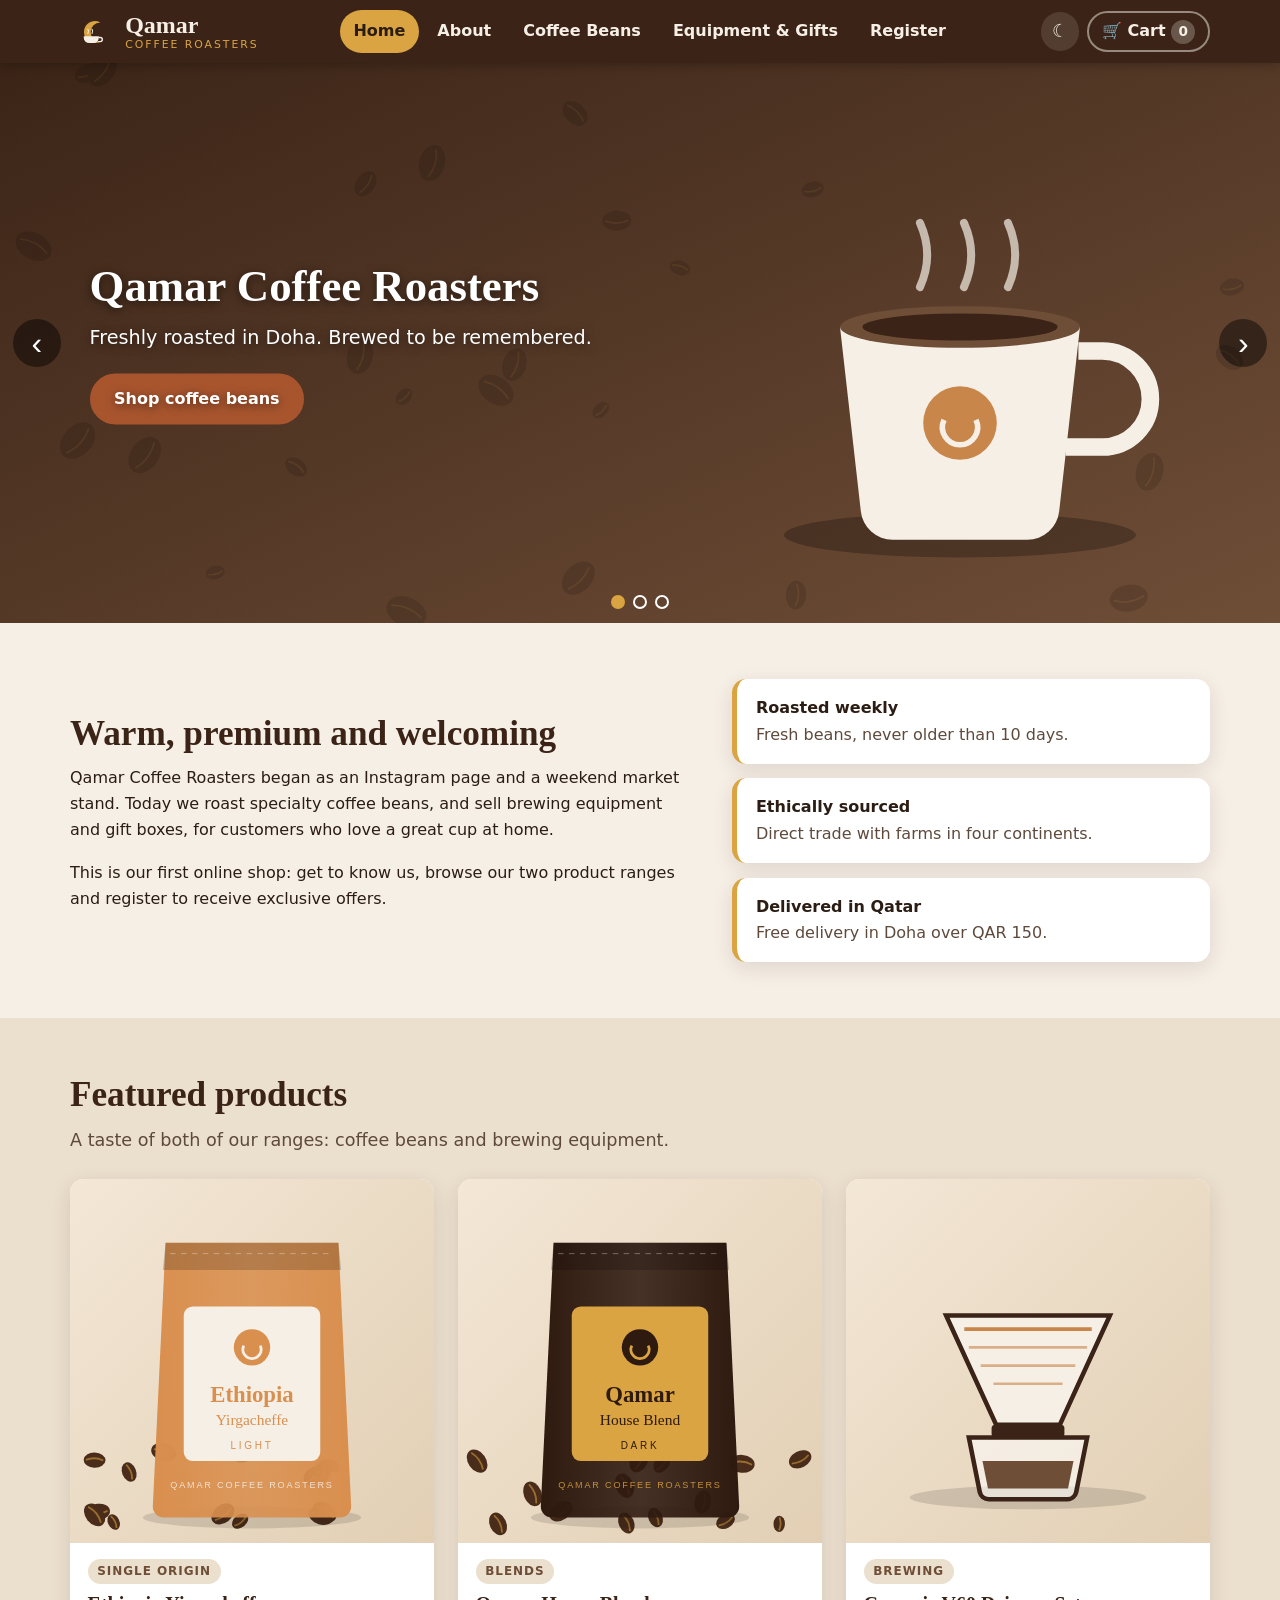
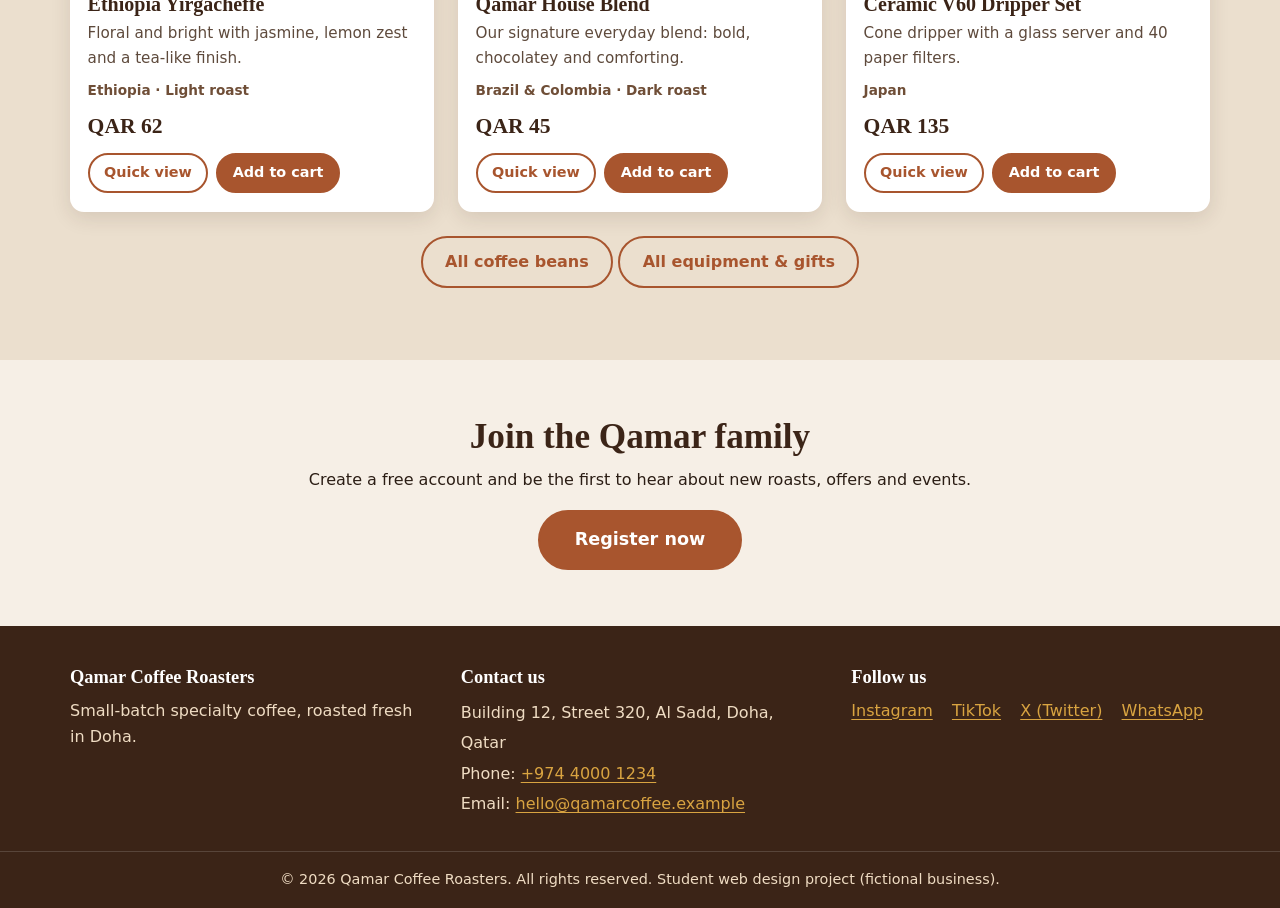
<file: index.html>
<!DOCTYPE html>
<html lang="en">

<head>
  <!-- This section contains information about the webpage -->

  <!-- Supports English text and special characters -->
  <meta charset="utf-8">

  <!-- Makes the website responsive on phones and tablets -->
  <meta name="viewport" content="width=device-width, initial-scale=1">

  <!-- The title displayed in the browser tab -->
  <title>Qamar Coffee Roasters | Specialty Coffee in Doha</title>

  <!-- A short description of the website -->
  <meta name="description" content="Qamar Coffee Roasters: specialty coffee beans, brewing equipment and gift boxes roasted and sold in Doha, Qatar.">

  <!-- Displays the website logo in the browser tab -->
  <link rel="icon" href="images/logo.svg" type="image/svg+xml">

  <!-- Connects the HTML page to the external CSS file -->
  <link rel="stylesheet" href="css/style.css">
</head>

<body>

  <!-- Allows keyboard users to skip directly to the main content -->
  <a class="skip-link" href="#main">Skip to main content</a>


  <!-- ==========================================
       HEADER SECTION
       Contains the logo, navigation menu,
       dark mode button, and shopping cart.
       ========================================== -->

  <header class="site-header">

    <div class="container header-inner">

      <!-- WEBSITE LOGO -->
      <!-- Clicking the logo takes the user to the homepage -->
      <a class="brand" href="index.html">

        <img src="images/logo.svg"
             alt="Qamar Coffee Roasters logo"
             width="44"
             height="44">

        <span class="brand-name">
          Qamar <small>Coffee Roasters</small>
        </span>

      </a>


      <!-- NAVIGATION MENU -->
      <!-- Allows users to move between the five website pages -->

      <nav id="main-nav" class="main-nav" aria-label="Main navigation">

        <ul>

          <!-- aria-current indicates the page currently being viewed -->
          <li>
            <a href="index.html" aria-current="page">Home</a>
          </li>

          <li>
            <a href="about.html">About</a>
          </li>

          <li>
            <a href="products-coffee.html">Coffee Beans</a>
          </li>

          <li>
            <a href="products-equipment.html">Equipment &amp; Gifts</a>
          </li>

          <li>
            <a href="register.html">Register</a>
          </li>

        </ul>

      </nav>


      <!-- HEADER BUTTONS -->
      <div class="header-actions">

        <!-- DARK MODE BUTTON -->
        <!-- JavaScript changes the website between light and dark mode -->

        <button type="button"
                id="theme-toggle"
                class="icon-btn"
                aria-label="Switch to dark mode"
                aria-pressed="false">☾</button>


        <!-- SHOPPING CART BUTTON -->
        <!-- Opens the cart and shows the number of products added -->

        <button type="button"
                id="cart-toggle"
                class="cart-btn"
                aria-label="Open shopping cart">

          <span aria-hidden="true">🛒</span>

          Cart

          <span id="cart-count" class="cart-count is-empty">0</span>

        </button>


        <!-- MOBILE MENU BUTTON -->
        <!-- Opens and closes the navigation menu on small screens -->

        <button type="button"
                id="menu-toggle"
                class="menu-toggle"
                aria-expanded="false"
                aria-controls="main-nav"
                aria-label="Toggle menu">

          <!-- These three spans create the hamburger menu icon -->
          <span class="bar"></span>
          <span class="bar"></span>
          <span class="bar"></span>

        </button>

      </div>

    </div>

  </header>



  <!-- ==========================================
       MAIN CONTENT
       Contains the homepage sections.
       ========================================== -->

  <main id="main">


    <!-- ==========================================
         HERO BANNER / IMAGE SLIDER
         Displays three promotional slides.
         JavaScript controls the slide changes.
         ========================================== -->

    <section id="hero-slider"
             class="hero"
             aria-roledescription="carousel"
             aria-label="Featured offers">

      <!-- Container for all slider images -->
      <div class="slides">


        <!-- FIRST SLIDE -->
        <!-- The active class makes this slide visible first -->

        <div class="slide active" aria-hidden="false">

          <!-- Main promotional image -->
          <img src="images/hero-1.svg"
               alt="Steaming cup of freshly brewed coffee on a dark brown background"
               width="1600"
               height="700">

          <!-- Text displayed on top of the image -->
          <div class="slide-caption">

            <!-- Main heading of the homepage -->
            <h1>Qamar Coffee Roasters</h1>

            <!-- Company slogan -->
            <p class="slogan">
              Freshly roasted in Doha. Brewed to be remembered.
            </p>

            <!-- Button linking to the coffee products page -->
            <a class="btn" href="products-coffee.html">
              Shop coffee beans
            </a>

          </div>

        </div>



        <!-- SECOND SLIDE -->
        <!-- Initially hidden until JavaScript displays it -->

        <div class="slide" aria-hidden="true">

          <img src="images/hero-2.svg"
               alt="Illustration of a small-batch coffee roaster"
               width="1600"
               height="700">

          <div class="slide-caption">

            <!-- Promotional heading -->
            <p class="slide-title">Small-batch roasting</p>

            <!-- Description of the roasting process -->
            <p class="slogan">
              Every batch roasted by hand, every week,
              in our Al Sadd roastery.
            </p>

            <!-- Takes the user to the About Us page -->
            <a class="btn" href="about.html">
              Read our story
            </a>

          </div>

        </div>



        <!-- THIRD SLIDE -->
        <!-- Promotes gift boxes and a discount code -->

        <div class="slide" aria-hidden="true">

          <img src="images/hero-3.svg"
               alt="Gift box with a red ribbon next to a bag of coffee"
               width="1600"
               height="700">

          <div class="slide-caption">

            <p class="slide-title">Gift boxes for coffee lovers</p>

            <!-- Displays product prices and a promotional discount -->
            <p class="slogan">
              Beautiful sets from QAR 85.
              Use code QAMAR10 for 10% off.
            </p>

            <!-- Takes the user to the equipment and gifts page -->
            <a class="btn" href="products-equipment.html">
              Browse gifts
            </a>

          </div>

        </div>

      </div>



      <!-- SLIDER NAVIGATION BUTTONS -->
      <!-- JavaScript uses these buttons to change slides -->

      <!-- Displays the previous slide -->
      <button type="button"
              id="slide-prev"
              class="slide-btn prev"
              aria-label="Previous slide">‹</button>


      <!-- Displays the next slide -->
      <button type="button"
              id="slide-next"
              class="slide-btn next"
              aria-label="Next slide">›</button>


      <!-- SLIDER DOTS -->
      <!-- JavaScript creates clickable dots for selecting slides -->
      <div id="slider-dots"
           class="dots"
           role="group"
           aria-label="Choose slide"></div>

    </section>



    <!-- ==========================================
         COMPANY INTRODUCTION SECTION
         Introduces the business and its features.
         ========================================== -->

    <section class="container section intro" aria-labelledby="intro-title">


      <!-- INTRODUCTION TEXT -->
      <div class="intro-text">

        <h2 id="intro-title">Warm, premium and welcoming</h2>

        <!-- Short company history -->
        <p>
          Qamar Coffee Roasters began as an Instagram page and a
          weekend market stand. Today we roast specialty coffee beans,
          and sell brewing equipment and gift boxes, for customers
          who love a great cup at home.
        </p>

        <!-- Explains the purpose of the online shop -->
        <p>
          This is our first online shop: get to know us,
          browse our two product ranges and register
          to receive exclusive offers.
        </p>

      </div>



      <!-- COMPANY FEATURES -->
      <!-- An unordered list displays three business advantages -->

      <ul class="feature-list">


        <!-- FIRST FEATURE -->
        <li>

          <!-- strong makes the feature title important -->
          <strong>Roasted weekly</strong>

          <!-- span contains the feature description -->
          <span>Fresh beans, never older than 10 days.</span>

        </li>


        <!-- SECOND FEATURE -->
        <li>

          <strong>Ethically sourced</strong>

          <span>Direct trade with farms in four continents.</span>

        </li>


        <!-- THIRD FEATURE -->
        <li>

          <strong>Delivered in Qatar</strong>

          <span>Free delivery in Doha over QAR 150.</span>

        </li>

      </ul>

    </section>



    <!-- ==========================================
         FEATURED PRODUCTS SECTION
         Displays selected products from both ranges.
         ========================================== -->

    <section class="section alt" aria-labelledby="featured-title">

      <div class="container">

        <!-- Section heading -->
        <h2 id="featured-title">Featured products</h2>

        <!-- Short description -->
        <p class="lead">
          A taste of both of our ranges:
          coffee beans and brewing equipment.
        </p>


        <!-- PRODUCT GRID -->
        <!-- JavaScript adds the featured product cards here -->
        <!-- CSS controls the grid layout -->

        <div id="featured-grid" class="product-grid"></div>



        <!-- PRODUCT CATEGORY BUTTONS -->
        <!-- Allow users to browse the complete product ranges -->

        <p class="center">

          <!-- Link to coffee beans -->
          <a class="btn btn-outline" href="products-coffee.html">
            All coffee beans
          </a>


          <!-- Link to equipment and gifts -->
          <a class="btn btn-outline" href="products-equipment.html">
            All equipment &amp; gifts
          </a>

        </p>

      </div>

    </section>



    <!-- ==========================================
         CALL TO ACTION (CTA) SECTION
         Encourages visitors to register.
         ========================================== -->

    <section class="container section cta" aria-labelledby="cta-title">

      <!-- Section heading -->
      <h2 id="cta-title">Join the Qamar family</h2>

      <!-- Explains the benefits of registration -->
      <p>
        Create a free account and be the first to hear
        about new roasts, offers and events.
      </p>

      <!-- Button linking to the registration page -->
      <a class="btn btn-large" href="register.html">
        Register now
      </a>

    </section>

  </main>



  <!-- ==========================================
       BACK TO TOP BUTTON
       JavaScript displays this button when scrolling.
       Clicking it returns the user to the top.
       ========================================== -->

  <button type="button"
          id="back-to-top"
          class="back-to-top"
          aria-label="Back to top">↑</button>



  <!-- ==========================================
       FOOTER SECTION
       Contains company information,
       contact details, and social media links.
       ========================================== -->

  <footer class="site-footer">

    <div class="container footer-grid">


      <!-- COMPANY INFORMATION -->
      <section aria-labelledby="f-about">

        <h2 id="f-about">Qamar Coffee Roasters</h2>

        <p>
          Small-batch specialty coffee, roasted fresh in Doha.
        </p>

      </section>



      <!-- CONTACT INFORMATION -->
      <section aria-labelledby="f-contact">

        <h2 id="f-contact">Contact us</h2>

        <!-- address contains the company's contact details -->
        <address>

          Building 12, Street 320, Al Sadd, Doha, Qatar<br>

          <!-- tel: allows users to call the phone number -->
          Phone:
          <a href="tel:+97440001234">+974 4000 1234</a><br>

          <!-- mailto: opens the user's email application -->
          Email:
          <a href="mailto:hello@qamarcoffee.example">hello@qamarcoffee.example</a>

        </address>

      </section>



      <!-- SOCIAL MEDIA LINKS -->
      <section aria-labelledby="f-social">

        <h2 id="f-social">Follow us</h2>

        <!-- target="_blank" opens links in a new browser tab -->
        <!-- rel="noopener noreferrer" improves security and privacy -->

        <ul class="social-list">

          <li>
            <a href="https://www.instagram.com/"
               target="_blank"
               rel="noopener noreferrer">Instagram</a>
          </li>

          <li>
            <a href="https://www.tiktok.com/"
               target="_blank"
               rel="noopener noreferrer">TikTok</a>
          </li>

          <li>
            <a href="https://x.com/"
               target="_blank"
               rel="noopener noreferrer">X (Twitter)</a>
          </li>

          <li>
            <a href="https://www.whatsapp.com/"
               target="_blank"
               rel="noopener noreferrer">WhatsApp</a>
          </li>

        </ul>

      </section>

    </div>



    <!-- COPYRIGHT INFORMATION -->
    <!-- &copy; displays the copyright symbol -->
    <!-- JavaScript can update the year automatically -->

    <p class="copyright">
      &copy; <span id="year">2026</span>
      Qamar Coffee Roasters. All rights reserved.
      Student web design project (fictional business).
    </p>

  </footer>



  <!-- ==========================================
       JAVASCRIPT FILES
       These files add interactive features
       to the website.
       ========================================== -->


  <!-- Contains the product information used by the website -->
  <script src="js/products.js"></script>


  <!-- Controls the shopping cart and product counter -->
  <script src="js/cart.js"></script>


  <!-- Controls common website features such as
       navigation, dark mode, and back-to-top button -->
  <script src="js/main.js"></script>


  <!-- Controls product display and shopping features -->
  <script src="js/shop.js"></script>


  <!-- Controls the homepage image slider,
       navigation arrows, and slider dots -->
  <script src="js/slider.js"></script>


</body>
</html>
</file>
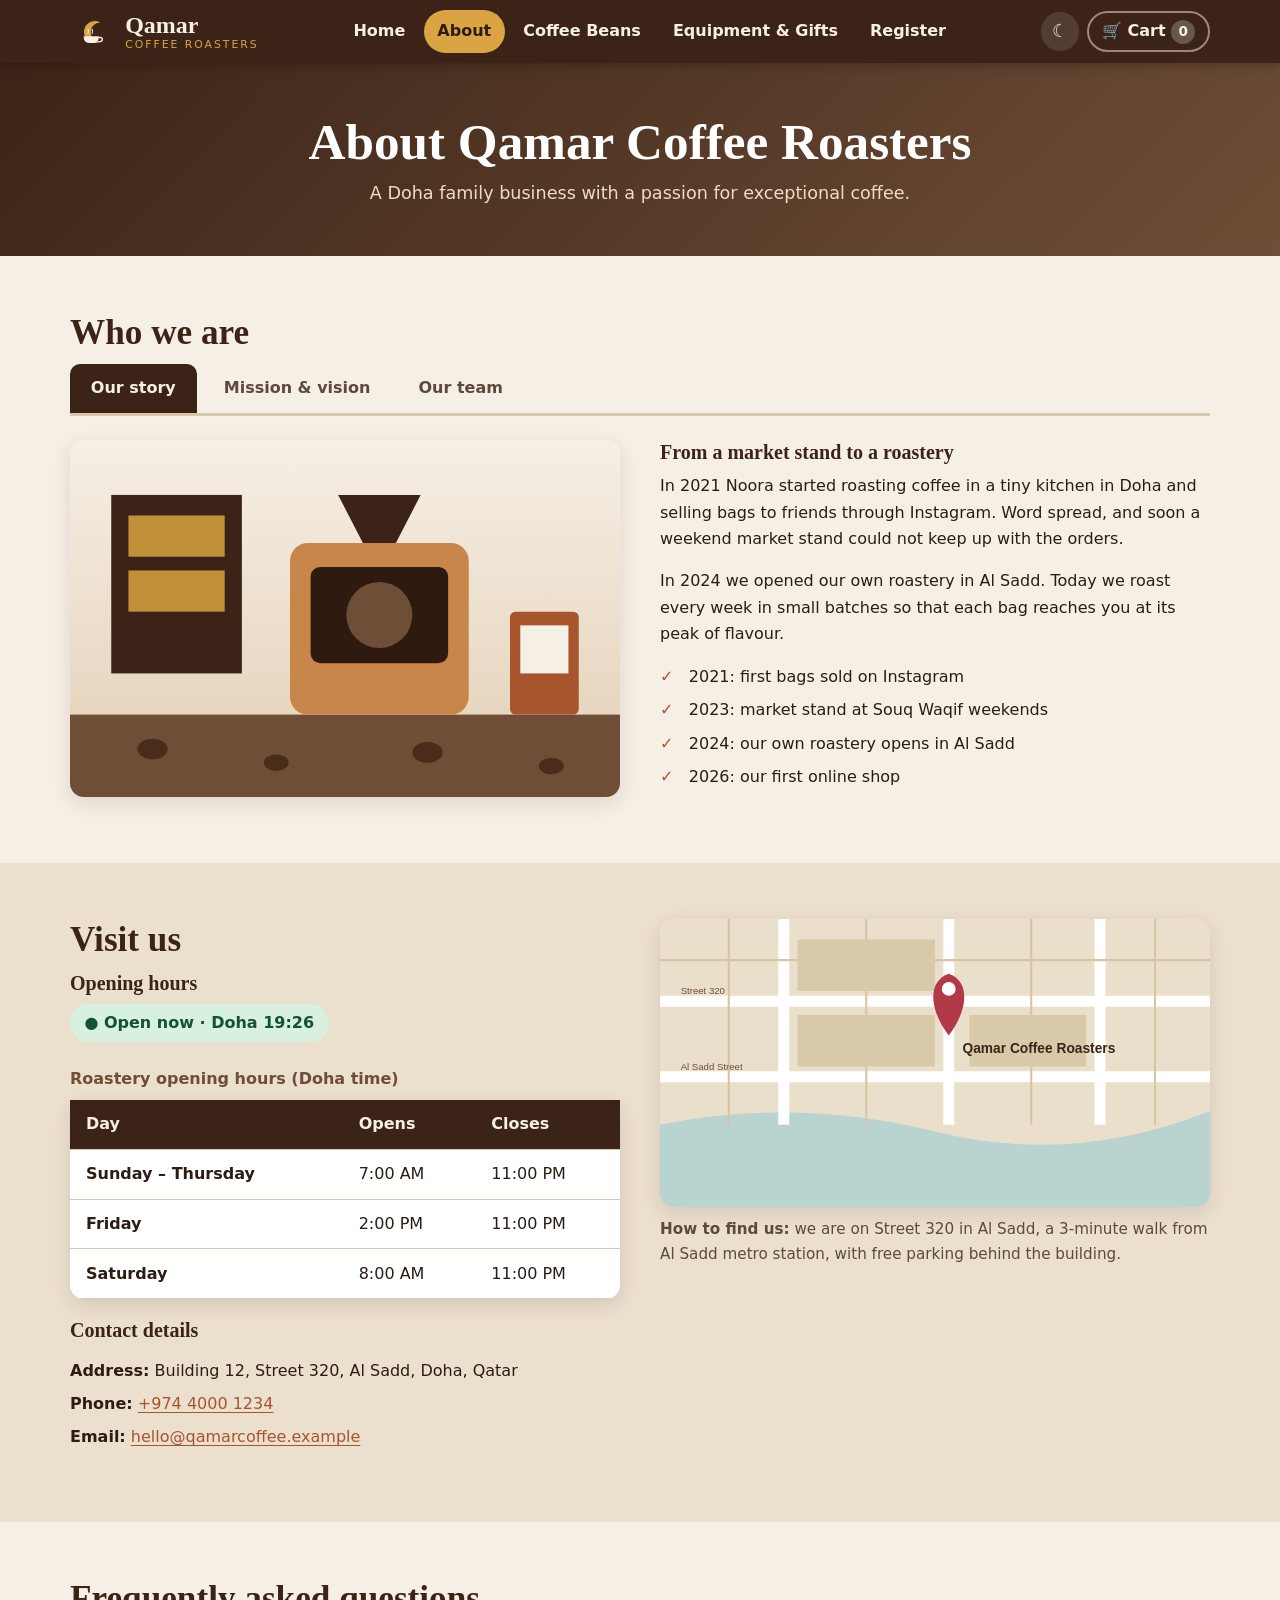
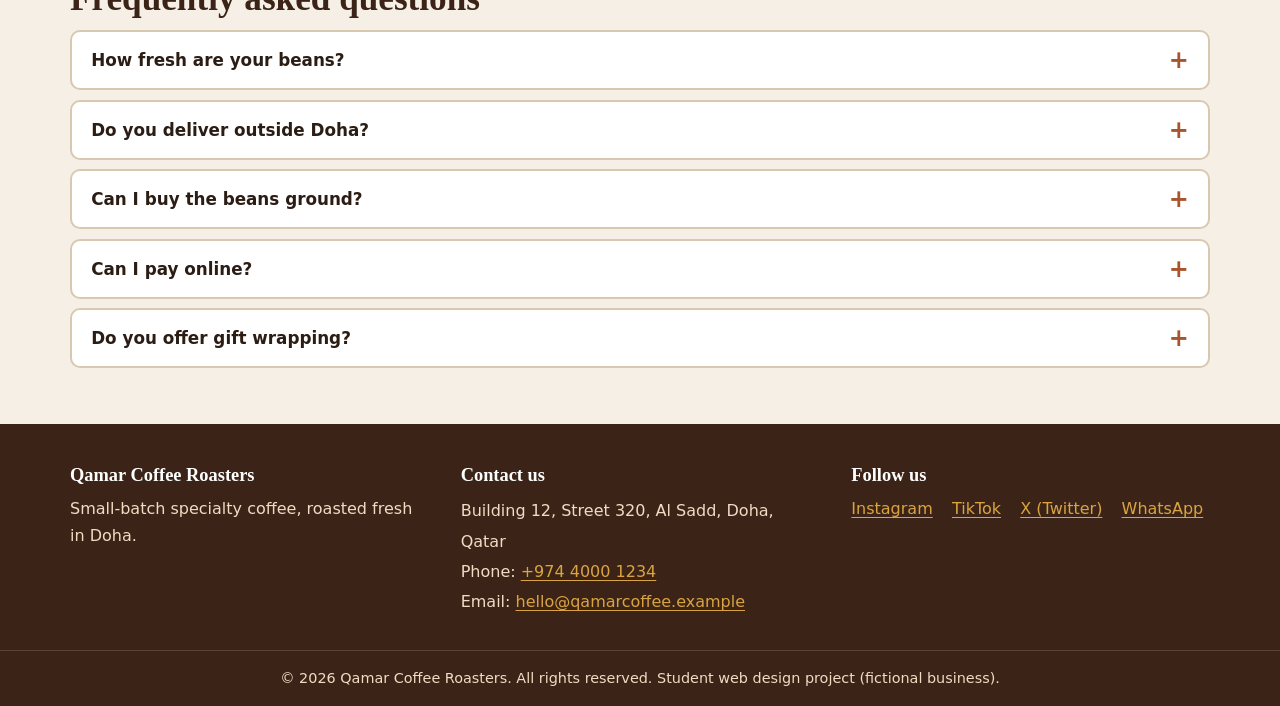
<file: about.html>
<!DOCTYPE html>
<html lang="en">

<head>
  <!-- This section contains information about the webpage -->

  <!-- Supports English text and special characters -->
  <meta charset="utf-8">

  <!-- Makes the website responsive on phones and tablets -->
  <meta name="viewport" content="width=device-width, initial-scale=1">

  <!-- The title displayed in the browser tab -->
  <title>About Us | Qamar Coffee Roasters</title>

  <!-- A short description of the About Us page -->
  <meta name="description" content="Our story, mission, team, opening hours and contact details for Qamar Coffee Roasters in Doha.">

  <!-- Adds the website logo to the browser tab -->
  <link rel="icon" href="images/logo.svg" type="image/svg+xml">

  <!-- Connects the HTML page to the external CSS file -->
  <link rel="stylesheet" href="css/style.css">

</head>

<body>

  <!-- Allows keyboard users to skip directly to the main content -->
  <a class="skip-link" href="#main">Skip to main content</a>


  <!-- ==========================================
       HEADER SECTION
       Contains the logo, navigation menu,
       dark mode button, and shopping cart.
       ========================================== -->

  <header class="site-header">

    <div class="container header-inner">

      <!-- WEBSITE LOGO -->
      <!-- Clicking the logo takes the user to the homepage -->

      <a class="brand" href="index.html">

        <img src="images/logo.svg"
             alt="Qamar Coffee Roasters logo"
             width="44"
             height="44">

        <span class="brand-name">
          Qamar <small>Coffee Roasters</small>
        </span>

      </a>


      <!-- NAVIGATION MENU -->
      <!-- Allows users to move between the five website pages -->

      <nav id="main-nav" class="main-nav" aria-label="Main navigation">

        <ul>

          <li>
            <a href="index.html">Home</a>
          </li>

          <!-- aria-current indicates the page currently being viewed -->
          <li>
            <a href="about.html" aria-current="page">About</a>
          </li>

          <li>
            <a href="products-coffee.html">Coffee Beans</a>
          </li>

          <li>
            <a href="products-equipment.html">Equipment &amp; Gifts</a>
          </li>

          <li>
            <a href="register.html">Register</a>
          </li>

        </ul>

      </nav>


      <!-- HEADER BUTTONS -->

      <div class="header-actions">

        <!-- DARK MODE BUTTON -->
        <!-- JavaScript changes the website between light and dark mode -->

        <button type="button"
                id="theme-toggle"
                class="icon-btn"
                aria-label="Switch to dark mode"
                aria-pressed="false">☾</button>


        <!-- SHOPPING CART BUTTON -->
        <!-- Opens the cart and displays the number of products -->

        <button type="button"
                id="cart-toggle"
                class="cart-btn"
                aria-label="Open shopping cart">

          <span aria-hidden="true">🛒</span>

          Cart

          <span id="cart-count" class="cart-count is-empty">0</span>

        </button>


        <!-- MOBILE MENU BUTTON -->
        <!-- Opens and closes the navigation menu on small screens -->

        <button type="button"
                id="menu-toggle"
                class="menu-toggle"
                aria-expanded="false"
                aria-controls="main-nav"
                aria-label="Toggle menu">

          <span class="bar"></span>
          <span class="bar"></span>
          <span class="bar"></span>

        </button>

      </div>

    </div>

  </header>



  <!-- ==========================================
       MAIN CONTENT
       Contains information about the company.
       ========================================== -->

  <main id="main">


    <!-- PAGE TITLE SECTION -->
    <!-- Displays the title and introduction of the page -->

    <section class="page-banner" aria-labelledby="page-title">

      <div class="container">

        <!-- Main heading of the About Us page -->
        <h1 id="page-title">About Qamar Coffee Roasters</h1>

        <!-- Short description of the company -->
        <p>A Doha family business with a passion for exceptional coffee.</p>

      </div>

    </section>



    <!-- ==========================================
         ABOUT US SECTION
         Contains the company story, mission,
         vision, and team information.
         ========================================== -->

    <section class="container section" aria-labelledby="tabs-title">

      <h2 id="tabs-title">Who we are</h2>


      <!-- TAB BUTTONS -->
      <!-- JavaScript allows users to switch between sections -->
      <!-- Only one tab panel is displayed at a time -->

      <div class="tabs" role="tablist" aria-label="About us sections">


        <!-- Shows the company story -->
        <button type="button"
                role="tab"
                id="tab-story"
                class="tab"
                aria-selected="true"
                aria-controls="panel-story"
                tabindex="0">
          Our story
        </button>


        <!-- Shows the company mission and vision -->
        <button type="button"
                role="tab"
                id="tab-mission"
                class="tab"
                aria-selected="false"
                aria-controls="panel-mission"
                tabindex="-1">
          Mission &amp; vision
        </button>


        <!-- Shows the company team members -->
        <button type="button"
                role="tab"
                id="tab-team"
                class="tab"
                aria-selected="false"
                aria-controls="panel-team"
                tabindex="-1">
          Our team
        </button>

      </div>



      <!-- ==========================================
           OUR STORY TAB
           This panel is visible when the page loads.
           ========================================== -->

      <div id="panel-story"
           class="tab-panel"
           role="tabpanel"
           aria-labelledby="tab-story">

        <!-- Creates a two-column layout using CSS -->
        <div class="two-col">


          <!-- Image showing the coffee roasting business -->
          <img src="images/about-roastery.svg"
               alt="Illustration of the Qamar roastery with a roasting machine and coffee sacks"
               width="800"
               height="520">


          <!-- Company history and information -->
          <div>

            <h3>From a market stand to a roastery</h3>

            <p>
              In 2021 Noora started roasting coffee in a tiny kitchen
              in Doha and selling bags to friends through Instagram.
              Word spread, and soon a weekend market stand could not
              keep up with the orders.
            </p>

            <p>
              In 2024 we opened our own roastery in Al Sadd.
              Today we roast every week in small batches so that
              each bag reaches you at its peak of flavour.
            </p>


            <!-- UNORDERED LIST -->
            <!-- Shows important events in the company history -->

            <ul class="check-list">

              <li>2021: first bags sold on Instagram</li>

              <li>2023: market stand at Souq Waqif weekends</li>

              <li>2024: our own roastery opens in Al Sadd</li>

              <li>2026: our first online shop</li>

            </ul>

          </div>

        </div>

      </div>



      <!-- ==========================================
           MISSION AND VISION TAB
           Initially hidden until the user selects it.
           ========================================== -->

      <!-- The hidden attribute hides this panel -->
      <!-- JavaScript removes hidden when the tab is selected -->

      <div id="panel-mission"
           class="tab-panel"
           role="tabpanel"
           aria-labelledby="tab-mission"
           hidden>

        <div class="two-col cards-2">


          <!-- COMPANY MISSION -->

          <article class="info-card">

            <h3>Our mission</h3>

            <p>
              To make specialty coffee warm, simple and welcoming
              for everyone in Qatar, by roasting fresh, sourcing
              fairly and teaching people to brew well at home.
            </p>

          </article>



          <!-- COMPANY VISION -->

          <article class="info-card">

            <h3>Our vision</h3>

            <p>
              To become the most loved local coffee brand in the Gulf,
              known for quality, honesty and a premium experience
              in every cup.
            </p>

          </article>

        </div>

      </div>



      <!-- ==========================================
           OUR TEAM TAB
           Displays the employees of the company.
           Initially hidden until selected.
           ========================================== -->

      <div id="panel-team"
           class="tab-panel"
           role="tabpanel"
           aria-labelledby="tab-team"
           hidden>


        <!-- CSS Grid is used to organize the team cards -->
        <div class="team-grid">


          <!-- FIRST TEAM MEMBER -->

          <article class="team-card">

            <img src="images/team-noora.svg"
                 alt="Portrait illustration of Noora Al-Thani"
                 width="300"
                 height="300">

            <h3>Noora Al-Thani</h3>

            <p class="role">Founder &amp; Head Roaster</p>

            <p>
              Noora designs every roast profile and tastes
              each batch before it ships.
            </p>

          </article>



          <!-- SECOND TEAM MEMBER -->

          <article class="team-card">

            <img src="images/team-khalid.svg"
                 alt="Portrait illustration of Khalid Al-Mansoori"
                 width="300"
                 height="300">

            <h3>Khalid Al-Mansoori</h3>

            <p class="role">Brewing Specialist</p>

            <p>
              Khalid tests our equipment and runs
              our weekend brewing workshops.
            </p>

          </article>



          <!-- THIRD TEAM MEMBER -->

          <article class="team-card">

            <img src="images/team-sara.svg"
                 alt="Portrait illustration of Sara Hassan"
                 width="300"
                 height="300">

            <h3>Sara Hassan</h3>

            <p class="role">Customer Experience Manager</p>

            <p>
              Sara looks after orders, gifts and every
              question you send us.
            </p>

          </article>

        </div>

      </div>

    </section>



    <!-- ==========================================
         VISIT US SECTION
         Contains opening hours, contact details,
         and a map showing the business location.
         ========================================== -->

    <section class="section alt" aria-labelledby="visit-title">

      <div class="container two-col">

        <div>

          <h2 id="visit-title">Visit us</h2>


          <!-- OPENING HOURS -->

          <h3>Opening hours</h3>


          <!-- JavaScript checks if the shop is currently open -->
          <!-- The message changes based on Qatar time -->

          <p id="open-status"
             class="open-status"
             role="status">
            Checking opening status…
          </p>



          <!-- OPENING HOURS TABLE -->
          <!-- table organizes information into rows and columns -->

          <table class="hours-table">

            <!-- Table title -->
            <caption>Roastery opening hours (Doha time)</caption>


            <!-- TABLE HEADER -->
            <!-- th defines a heading cell -->

            <thead>

              <tr>

                <th scope="col">Day</th>

                <th scope="col">Opens</th>

                <th scope="col">Closes</th>

              </tr>

            </thead>



            <!-- TABLE BODY -->
            <!-- td contains normal table data -->

            <tbody>

              <tr>
                <th scope="row">Sunday – Thursday</th>
                <td>7:00 AM</td>
                <td>11:00 PM</td>
              </tr>

              <tr>
                <th scope="row">Friday</th>
                <td>2:00 PM</td>
                <td>11:00 PM</td>
              </tr>

              <tr>
                <th scope="row">Saturday</th>
                <td>8:00 AM</td>
                <td>11:00 PM</td>
              </tr>

            </tbody>

          </table>



          <!-- CONTACT DETAILS -->

          <h3>Contact details</h3>


          <!-- Unordered list containing the company contact information -->

          <ul class="contact-list">


            <!-- Company address -->
            <li>
              <strong>Address:</strong>
              Building 12, Street 320, Al Sadd, Doha, Qatar
            </li>


            <!-- tel: allows users to call the phone number -->
            <li>
              <strong>Phone:</strong>
              <a href="tel:+97440001234">+974 4000 1234</a>
            </li>


            <!-- mailto: opens the email application -->
            <li>
              <strong>Email:</strong>
              <a href="mailto:hello@qamarcoffee.example">
                hello@qamarcoffee.example
              </a>
            </li>

          </ul>

        </div>



        <!-- LOCATION MAP -->
        <!-- figure groups an image with its description -->

        <figure>


          <!-- Image showing the location of the business -->
          <img src="images/map.svg"
               alt="Simple map showing Qamar Coffee Roasters on Street 320 in Al Sadd, Doha"
               width="800"
               height="420">


          <!-- figcaption adds a description below the image -->
          <figcaption>

            <strong>How to find us:</strong>

            we are on Street 320 in Al Sadd,
            a 3-minute walk from Al Sadd metro station,
            with free parking behind the building.

          </figcaption>

        </figure>

      </div>

    </section>



    <!-- ==========================================
         FREQUENTLY ASKED QUESTIONS (FAQ)
         Contains common questions and answers.
         ========================================== -->

    <section class="container section" aria-labelledby="faq-title">

      <h2 id="faq-title">Frequently asked questions</h2>


      <!-- FAQ ACCORDION -->
      <!-- JavaScript shows or hides answers when clicked -->
      <!-- aria-expanded indicates if an answer is open or closed -->

      <div class="accordion">



        <!-- QUESTION 1 -->

        <h3>

          <button type="button"
                  class="accordion-btn"
                  id="faq-b1"
                  aria-expanded="false"
                  aria-controls="faq-1">

            How fresh are your beans?

          </button>

        </h3>


        <!-- Answer is hidden until the question is clicked -->
        <div id="faq-1"
             class="accordion-panel"
             role="region"
             aria-labelledby="faq-b1"
             hidden>

          <p>
            We roast every week and ship within 48 hours of roasting.
            The roast date is printed on every bag.
          </p>

        </div>



        <!-- QUESTION 2 -->

        <h3>

          <button type="button"
                  class="accordion-btn"
                  id="faq-b2"
                  aria-expanded="false"
                  aria-controls="faq-2">

            Do you deliver outside Doha?

          </button>

        </h3>


        <div id="faq-2"
             class="accordion-panel"
             role="region"
             aria-labelledby="faq-b2"
             hidden>

          <p>
            Yes, we deliver across Qatar, including Al Wakra,
            Al Rayyan, Lusail and Al Khor.
            Delivery is free in Doha for orders over QAR 150.
          </p>

        </div>



        <!-- QUESTION 3 -->

        <h3>

          <button type="button"
                  class="accordion-btn"
                  id="faq-b3"
                  aria-expanded="false"
                  aria-controls="faq-3">

            Can I buy the beans ground?

          </button>

        </h3>


        <div id="faq-3"
             class="accordion-panel"
             role="region"
             aria-labelledby="faq-b3"
             hidden>

          <p>
            Of course. Tell us your brewing method when we
            contact you about your order and we will grind
            the beans to match.
          </p>

        </div>



        <!-- QUESTION 4 -->

        <h3>

          <button type="button"
                  class="accordion-btn"
                  id="faq-b4"
                  aria-expanded="false"
                  aria-controls="faq-4">

            Can I pay online?

          </button>

        </h3>


        <div id="faq-4"
             class="accordion-panel"
             role="region"
             aria-labelledby="faq-b4"
             hidden>

          <p>
            Not yet. This first version of our shop lets you
            browse and build a cart, and our team will contact
            you to complete the order.
          </p>

        </div>



        <!-- QUESTION 5 -->

        <h3>

          <button type="button"
                  class="accordion-btn"
                  id="faq-b5"
                  aria-expanded="false"
                  aria-controls="faq-5">

            Do you offer gift wrapping?

          </button>

        </h3>


        <div id="faq-5"
             class="accordion-panel"
             role="region"
             aria-labelledby="faq-b5"
             hidden>

          <p>
            All of our gift boxes come gift wrapped with
            a handwritten card, free of charge.
          </p>

        </div>

      </div>

    </section>

  </main>



  <!-- BACK TO TOP BUTTON -->
  <!-- JavaScript displays this button when the user scrolls down -->
  <!-- Clicking it returns the user to the top of the page -->

  <button type="button"
          id="back-to-top"
          class="back-to-top"
          aria-label="Back to top">↑</button>



  <!-- ==========================================
       FOOTER SECTION
       Contains company information,
       contact details, and social media links.
       ========================================== -->

  <footer class="site-footer">

    <div class="container footer-grid">


      <!-- COMPANY INFORMATION -->

      <section aria-labelledby="f-about">

        <h2 id="f-about">Qamar Coffee Roasters</h2>

        <p>
          Small-batch specialty coffee, roasted fresh in Doha.
        </p>

      </section>



      <!-- CONTACT INFORMATION -->

      <section aria-labelledby="f-contact">

        <h2 id="f-contact">Contact us</h2>


        <!-- address is used for contact information -->

        <address>

          Building 12, Street 320, Al Sadd, Doha, Qatar<br>


          <!-- Phone number link -->
          Phone:
          <a href="tel:+97440001234">+974 4000 1234</a><br>


          <!-- Email address link -->
          Email:
          <a href="mailto:hello@qamarcoffee.example">
            hello@qamarcoffee.example
          </a>

        </address>

      </section>



      <!-- SOCIAL MEDIA LINKS -->

      <section aria-labelledby="f-social">

        <h2 id="f-social">Follow us</h2>


        <!-- target="_blank" opens the link in a new tab -->

        <ul class="social-list">

          <li>
            <a href="https://www.instagram.com/"
               target="_blank"
               rel="noopener noreferrer">
              Instagram
            </a>
          </li>

          <li>
            <a href="https://www.tiktok.com/"
               target="_blank"
               rel="noopener noreferrer">
              TikTok
            </a>
          </li>

          <li>
            <a href="https://x.com/"
               target="_blank"
               rel="noopener noreferrer">
              X (Twitter)
            </a>
          </li>

          <li>
            <a href="https://www.whatsapp.com/"
               target="_blank"
               rel="noopener noreferrer">
              WhatsApp
            </a>
          </li>

        </ul>

      </section>

    </div>



    <!-- COPYRIGHT INFORMATION -->
    <!-- JavaScript can update the year automatically -->

    <p class="copyright">

      &copy; <span id="year">2026</span>

      Qamar Coffee Roasters. All rights reserved.
      Student web design project (fictional business).

    </p>

  </footer>



  <!-- ==========================================
       JAVASCRIPT FILES
       These files control the interactive
       features of the website.
       ========================================== -->


  <!-- Contains product information -->
  <script src="js/products.js"></script>


  <!-- Controls the shopping cart and product counter -->
  <script src="js/cart.js"></script>


  <!-- Controls shared features such as navigation,
       dark mode, and the back-to-top button -->
  <script src="js/main.js"></script>


  <!-- Controls the About Us tabs, FAQ accordion,
       and opening hours status -->
  <script src="js/about.js"></script>


</body>
</html>
</file>
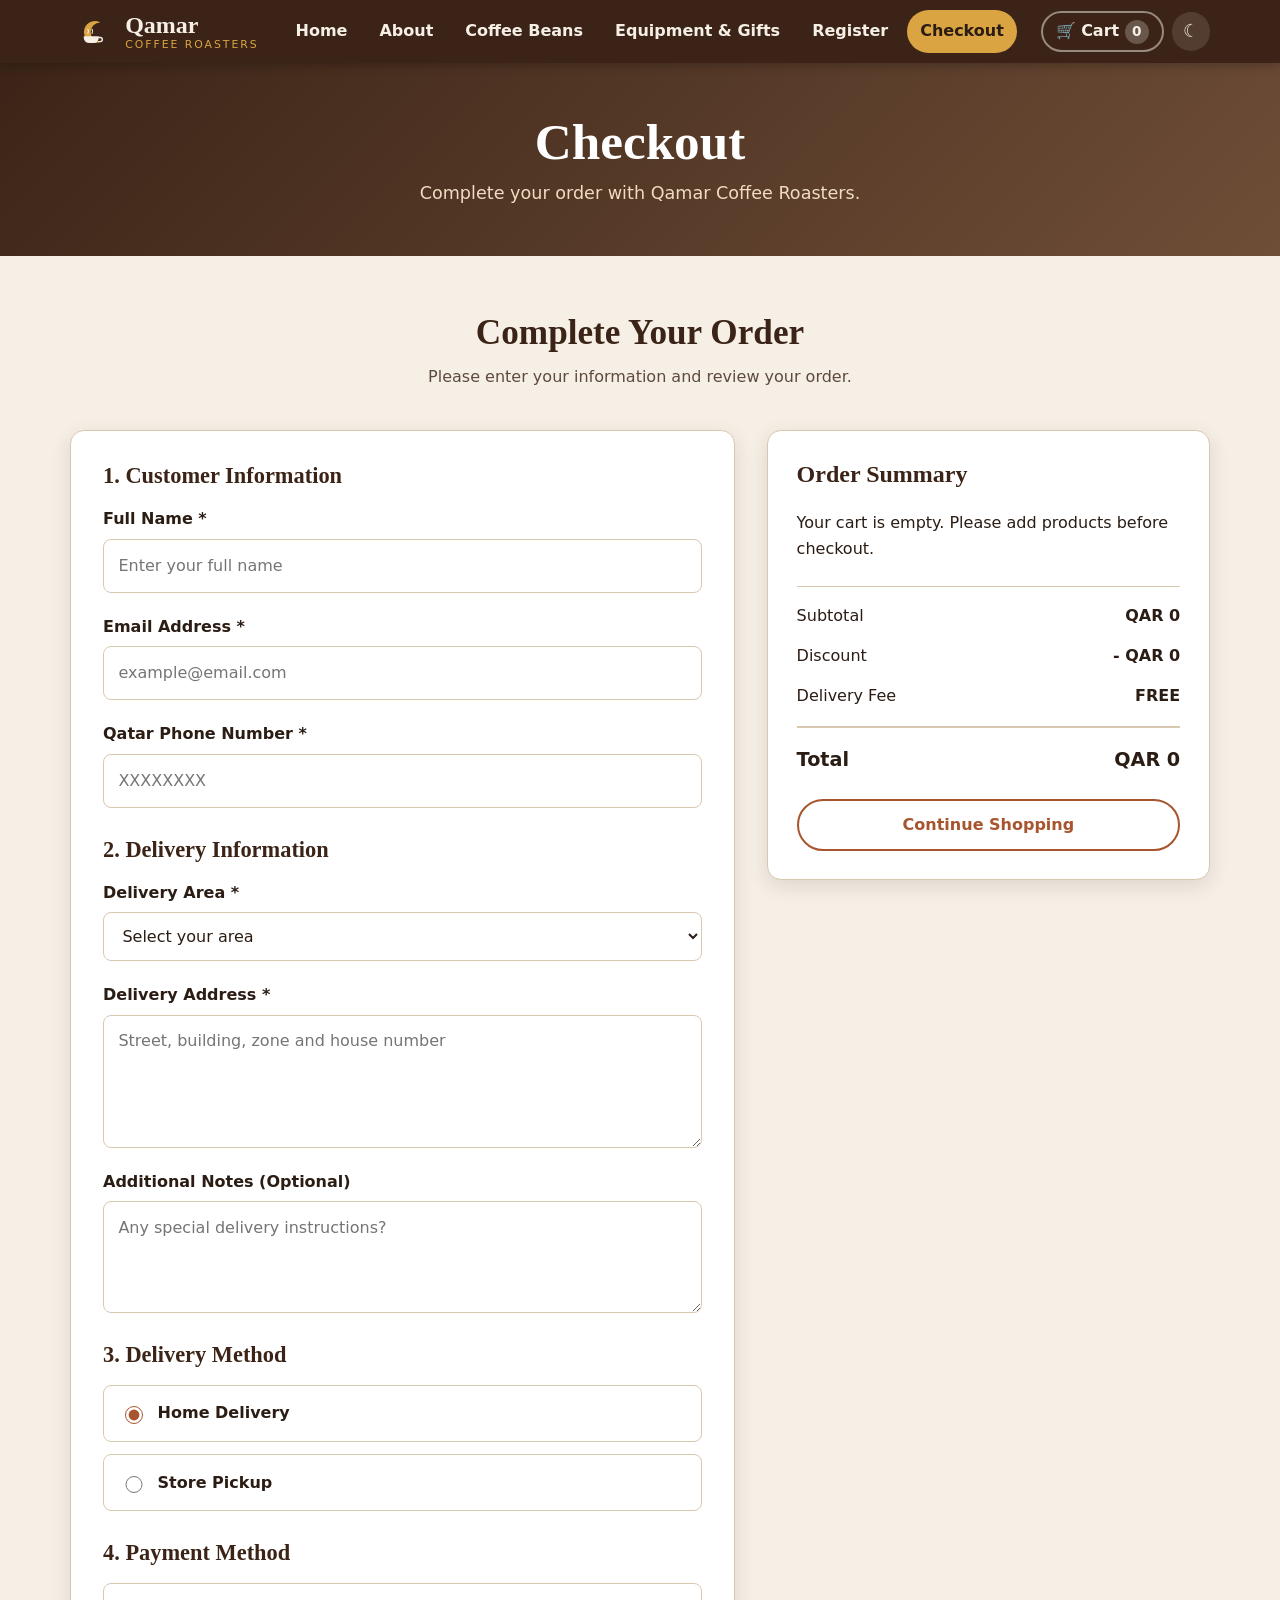
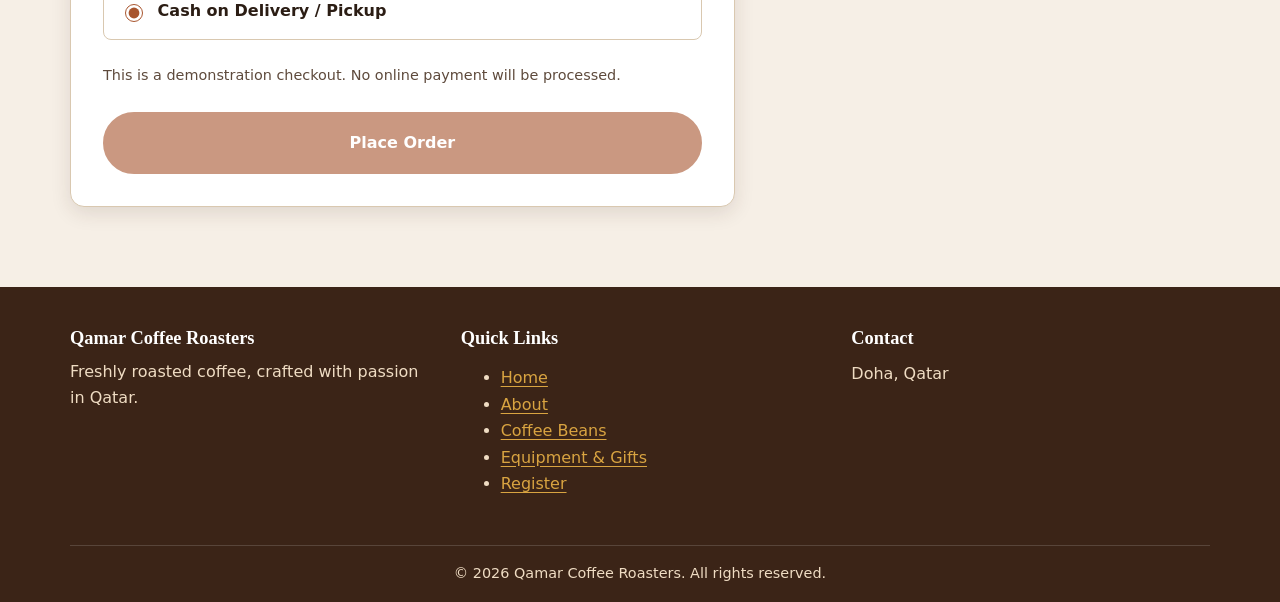
<file: checkout.html>
<!DOCTYPE html>
<html lang="en">

<head>
    <!-- Website character encoding -->
    <meta charset="UTF-8">

    <!-- Makes the page responsive on mobile devices -->
    <meta name="viewport" content="width=device-width, initial-scale=1.0">

    <!-- Browser tab title -->
    <title>Checkout | Qamar Coffee Roasters</title>

    <!-- Page description -->
    <meta name="description"
          content="Complete your order at Qamar Coffee Roasters.">

    <!-- Website icon -->
    <link rel="icon" href="images/logo.svg" type="image/svg+xml">

    <!-- Main CSS file -->
    <link rel="stylesheet" href="css/style.css">

    <!--
        JavaScript files are loaded in the correct order.

        products.js:
        Contains all coffee and equipment products.

        cart.js:
        Manages the shopping cart.

        main.js:
        Controls navigation, dark mode and other features.

        checkout.js:
        Will control the checkout process.
        We will create it in Part 3.
    -->
    <script src="js/products.js" defer></script>
    <script src="js/cart.js" defer></script>
    <script src="js/main.js" defer></script>
    <script src="js/checkout.js" defer></script>

</head>

<body>

    <!-- Accessibility: Skip navigation -->
    <a class="skip-link" href="#main">
        Skip to main content
    </a>


    <!-- =====================================================
         HEADER
         ===================================================== -->

    <header class="site-header">

        <div class="container header-inner">

            <!-- Website logo -->
            <a class="brand" href="index.html">

                <img src="images/logo.svg"
                     alt="Qamar Coffee Roasters logo"
                     width="44"
                     height="44">

                <span class="brand-name">
                    Qamar
                    <small>Coffee Roasters</small>
                </span>

            </a>


            <!-- Main navigation -->
            <nav id="main-nav"
                 class="main-nav"
                 aria-label="Main navigation">

                <ul>

                    <li>
                        <a href="index.html">Home</a>
                    </li>

                    <li>
                        <a href="about.html">About</a>
                    </li>

                    <li>
                        <a href="products-coffee.html">
                            Coffee Beans
                        </a>
                    </li>

                    <li>
                        <a href="products-equipment.html">
                            Equipment &amp; Gifts
                        </a>
                    </li>

                    <li>
                        <a href="register.html">
                            Register
                        </a>
                    </li>

                    <li>
                        <a href="checkout.html"
                           aria-current="page">
                            Checkout
                        </a>
                    </li>

                </ul>

            </nav>


            <!-- Header action buttons -->
            <div class="header-actions">

                <!-- Shopping cart button -->
                <button
                    id="cart-toggle"
                    class="cart-btn"
                    type="button"
                    aria-label="Open shopping cart">

                    <span aria-hidden="true">🛒</span>

                    Cart

                    <span id="cart-count"
                          class="cart-count is-empty">
                        0
                    </span>

                </button>


                <!-- Dark mode button -->
                <button
                    id="theme-toggle"
                    class="icon-btn"
                    type="button"
                    aria-label="Toggle dark mode">

                    ☾

                </button>


                <!-- Mobile navigation button -->
                <button
                    id="menu-toggle"
                    class="menu-toggle"
                    type="button"
                    aria-label="Toggle navigation"
                    aria-controls="main-nav"
                    aria-expanded="false">

                    <span class="bar"></span>
                    <span class="bar"></span>
                    <span class="bar"></span>

                </button>

            </div>

        </div>

    </header>


    <!-- =====================================================
         MAIN CONTENT
         ===================================================== -->

    <main id="main">


        <!-- ================================================
             CHECKOUT PAGE BANNER
             ================================================ -->

        <section class="page-banner">

            <div class="container">

                <h1>Checkout</h1>

                <p>
                    Complete your order with Qamar Coffee Roasters.
                </p>

            </div>

        </section>



        <!-- ================================================
             CHECKOUT SECTION
             ================================================ -->

        <section class="checkout-page">

            <div class="container">


                <!-- Checkout introduction -->
                <div class="checkout-heading">

                    <h2>Complete Your Order</h2>

                    <p>
                        Please enter your information
                        and review your order.
                    </p>

                </div>



                <!-- ========================================
                     CHECKOUT TWO-COLUMN LAYOUT
                     ======================================== -->

                <div class="checkout-layout">


                    <!-- ====================================
                         LEFT COLUMN: CHECKOUT FORM
                         ==================================== -->

                    <div class="checkout-form-section">


                        <!--
                            JavaScript will validate this form
                            and process the demo order.
                        -->

                        <form id="checkout-form">


                            <!-- ============================
                                 CUSTOMER INFORMATION
                                 ============================ -->

                            <h2>1. Customer Information</h2>


                            <!-- Full name -->
                            <div class="form-group">

                                <label for="customer-name">
                                    Full Name *
                                </label>

                                <input
                                    type="text"
                                    id="customer-name"
                                    name="customerName"
                                    placeholder="Enter your full name"
                                    autocomplete="name"
                                    required>

                                <span
                                    class="error-message"
                                    id="name-error"
                                    aria-live="polite">
                                </span>

                            </div>



                            <!-- Email address -->
                            <div class="form-group">

                                <label for="customer-email">
                                    Email Address *
                                </label>

                                <input
                                    type="email"
                                    id="customer-email"
                                    name="customerEmail"
                                    placeholder="example@email.com"
                                    autocomplete="email"
                                    required>

                                <span
                                    class="error-message"
                                    id="email-error"
                                    aria-live="polite">
                                </span>

                            </div>



                            <!-- Qatar phone number -->
                            <div class="form-group">

                                <label for="customer-phone">
                                    Qatar Phone Number *
                                </label>

                                <input
                                    type="tel"
                                    id="customer-phone"
                                    name="customerPhone"
                                    placeholder="XXXXXXXX"
                                    inputmode="numeric"
                                    maxlength="8"
                                    pattern="[0-9]{8}"
                                    title="Enter an 8-digit Qatar phone number"
                                    autocomplete="tel"
                                    required>

                                <span
                                    class="error-message"
                                    id="phone-error"
                                    aria-live="polite">
                                </span>

                            </div>



                            <!-- ============================
                                 DELIVERY INFORMATION
                                 ============================ -->

                            <h2>2. Delivery Information</h2>


                            <!-- Delivery area -->
                            <div class="form-group">

                                <label for="delivery-area">
                                    Delivery Area *
                                </label>

                                <select
                                    id="delivery-area"
                                    name="deliveryArea"
                                    required>

                                    <option value="">
                                        Select your area
                                    </option>

                                    <option value="Doha">
                                        Doha
                                    </option>

                                    <option value="Al Rayyan">
                                        Al Rayyan
                                    </option>

                                    <option value="Lusail">
                                        Lusail
                                    </option>

                                    <option value="Al Wakrah">
                                        Al Wakrah
                                    </option>

                                    <option value="Umm Salal">
                                        Umm Salal
                                    </option>

                                    <option value="Al Khor">
                                        Al Khor
                                    </option>

                                    <option value="Other">
                                        Other
                                    </option>

                                </select>

                                <span
                                    class="error-message"
                                    id="area-error"
                                    aria-live="polite">
                                </span>

                            </div>



                            <!-- Delivery address -->
                            <div class="form-group">

                                <label for="delivery-address">
                                    Delivery Address *
                                </label>

                                <textarea
                                    id="delivery-address"
                                    name="deliveryAddress"
                                    rows="4"
                                    placeholder="Street, building, zone and house number"
                                    autocomplete="street-address"
                                    required></textarea>

                                <span
                                    class="error-message"
                                    id="address-error"
                                    aria-live="polite">
                                </span>

                            </div>



                            <!-- Additional delivery notes -->
                            <div class="form-group">

                                <label for="delivery-notes">
                                    Additional Notes (Optional)
                                </label>

                                <textarea
                                    id="delivery-notes"
                                    name="deliveryNotes"
                                    rows="3"
                                    placeholder="Any special delivery instructions?"></textarea>

                            </div>



                            <!-- ============================
                                 DELIVERY METHOD
                                 ============================ -->

                            <h2>3. Delivery Method</h2>


                            <div class="delivery-options">


                                <!-- Home delivery -->
                                <label class="radio-option">

                                    <input
                                        type="radio"
                                        name="deliveryMethod"
                                        value="delivery"
                                        checked>

                                    <span>
                                        Home Delivery
                                    </span>

                                </label>



                                <!-- Store pickup -->
                                <label class="radio-option">

                                    <input
                                        type="radio"
                                        name="deliveryMethod"
                                        value="pickup">

                                    <span>
                                        Store Pickup
                                    </span>

                                </label>


                            </div>



                            <!-- ============================
                                 PAYMENT METHOD
                                 ============================ -->

                            <h2>4. Payment Method</h2>


                            <div class="payment-options">


                                <!-- Cash on delivery -->
                                <label class="radio-option">

                                    <input
                                        type="radio"
                                        name="paymentMethod"
                                        value="cash"
                                        checked>

                                    <span>
                                        Cash on Delivery / Pickup
                                    </span>

                                </label>


                            </div>


                            <!-- Demo payment notice -->
                            <p class="payment-note">

                                This is a demonstration checkout.
                                No online payment will be processed.

                            </p>



                            <!-- ============================
                                 PLACE ORDER BUTTON
                                 ============================ -->

                            <button
                                type="submit"
                                id="place-order-btn"
                                class="btn">

                                Place Order

                            </button>


                        </form>

                    </div>



                    <!-- ====================================
                         RIGHT COLUMN: ORDER SUMMARY
                         ==================================== -->

                    <aside
                        class="checkout-summary"
                        aria-label="Order summary">


                        <h2>Order Summary</h2>


                        <!--
                            JavaScript will display products
                            from the shopping cart here.
                        -->

                        <div id="checkout-items">

                            <p>
                                Loading your cart...
                            </p>

                        </div>



                        <!-- ============================
                             ORDER TOTALS
                             ============================ -->

                        <div class="checkout-totals">


                            <!-- Subtotal -->
                            <p>

                                <span>Subtotal</span>

                                <strong id="checkout-subtotal">
                                    QAR 0.00
                                </strong>

                            </p>



                            <!-- Discount -->
                            <p>

                                <span>Discount</span>

                                <strong id="checkout-discount">
                                    QAR 0.00
                                </strong>

                            </p>



                            <!-- Delivery fee -->
                            <p>

                                <span>Delivery Fee</span>

                                <strong id="checkout-delivery">
                                    QAR 0.00
                                </strong>

                            </p>



                            <!-- Final total -->
                            <p class="checkout-total">

                                <span>Total</span>

                                <strong id="checkout-total">
                                    QAR 0.00
                                </strong>

                            </p>


                        </div>



                        <!-- Continue shopping -->
                        <a
                            href="products-coffee.html"
                            class="btn btn-outline">

                            Continue Shopping

                        </a>


                    </aside>


                </div>



                <!-- ========================================
                     ORDER CONFIRMATION
                     ======================================== -->

                <!--
                    This section is hidden by default.

                    JavaScript will show it after the
                    customer successfully submits the form.
                -->

                <section
                    id="order-success"
                    class="order-success"
                    aria-live="polite"
                    hidden>


                    <h2>
                        Order Placed Successfully!
                    </h2>


                    <p>
                        Thank you for choosing
                        Qamar Coffee Roasters.
                    </p>


                    <p>
                        Your demo order number is:
                    </p>


                    <p>
                        <strong id="order-number">
                            --
                        </strong>
                    </p>


                    <p>
                        This is a demonstration order.
                        No payment has been collected,
                        and no real order has been submitted.
                    </p>


                    <a
                        href="index.html"
                        class="btn">

                        Back to Home

                    </a>


                </section>


            </div>

        </section>


    </main>



    <!-- =====================================================
         FOOTER
         ===================================================== -->

    <footer class="site-footer">

        <div class="container">


            <div class="footer-grid">


                <!-- About the company -->
                <div>

                    <h2>Qamar Coffee Roasters</h2>

                    <p>
                        Freshly roasted coffee,
                        crafted with passion in Qatar.
                    </p>

                </div>



                <!-- Quick links -->
                <div>

                    <h2>Quick Links</h2>

                    <ul>

                        <li>
                            <a href="index.html">Home</a>
                        </li>

                        <li>
                            <a href="about.html">About</a>
                        </li>

                        <li>
                            <a href="products-coffee.html">
                                Coffee Beans
                            </a>
                        </li>

                        <li>
                            <a href="products-equipment.html">
                                Equipment &amp; Gifts
                            </a>
                        </li>

                        <li>
                            <a href="register.html">
                                Register
                            </a>
                        </li>

                    </ul>

                </div>



                <!-- Contact information -->
                <div>

                    <h2>Contact</h2>

                    <address>
                        Doha, Qatar
                    </address>

                </div>


            </div>



            <!-- Copyright -->
            <p class="copyright">

                &copy;
                <span id="year"></span>
                Qamar Coffee Roasters.
                All rights reserved.

            </p>


        </div>

    </footer>



    <!-- =====================================================
         BACK TO TOP BUTTON
         ===================================================== -->

    <button
        id="back-to-top"
        class="back-to-top"
        type="button"
        aria-label="Back to top">

        ↑

    </button>


</body>

</html>
</file>
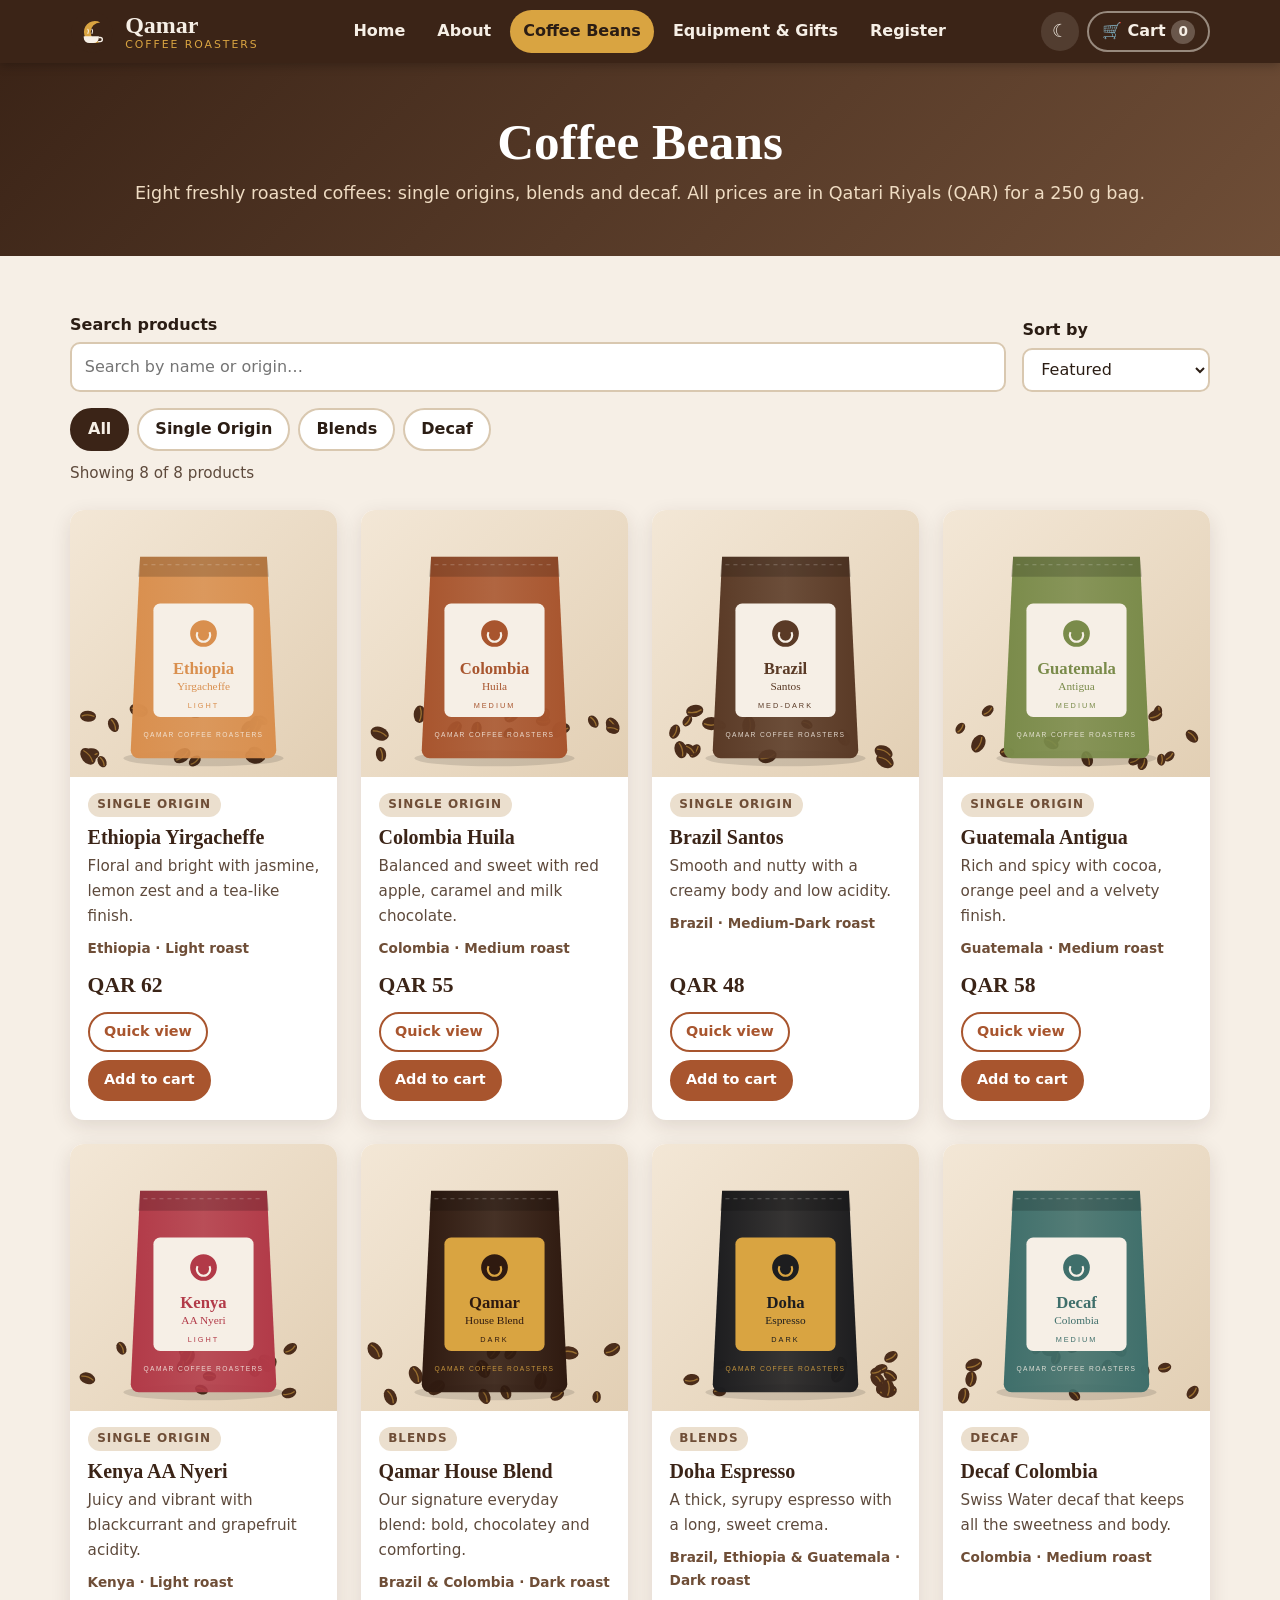
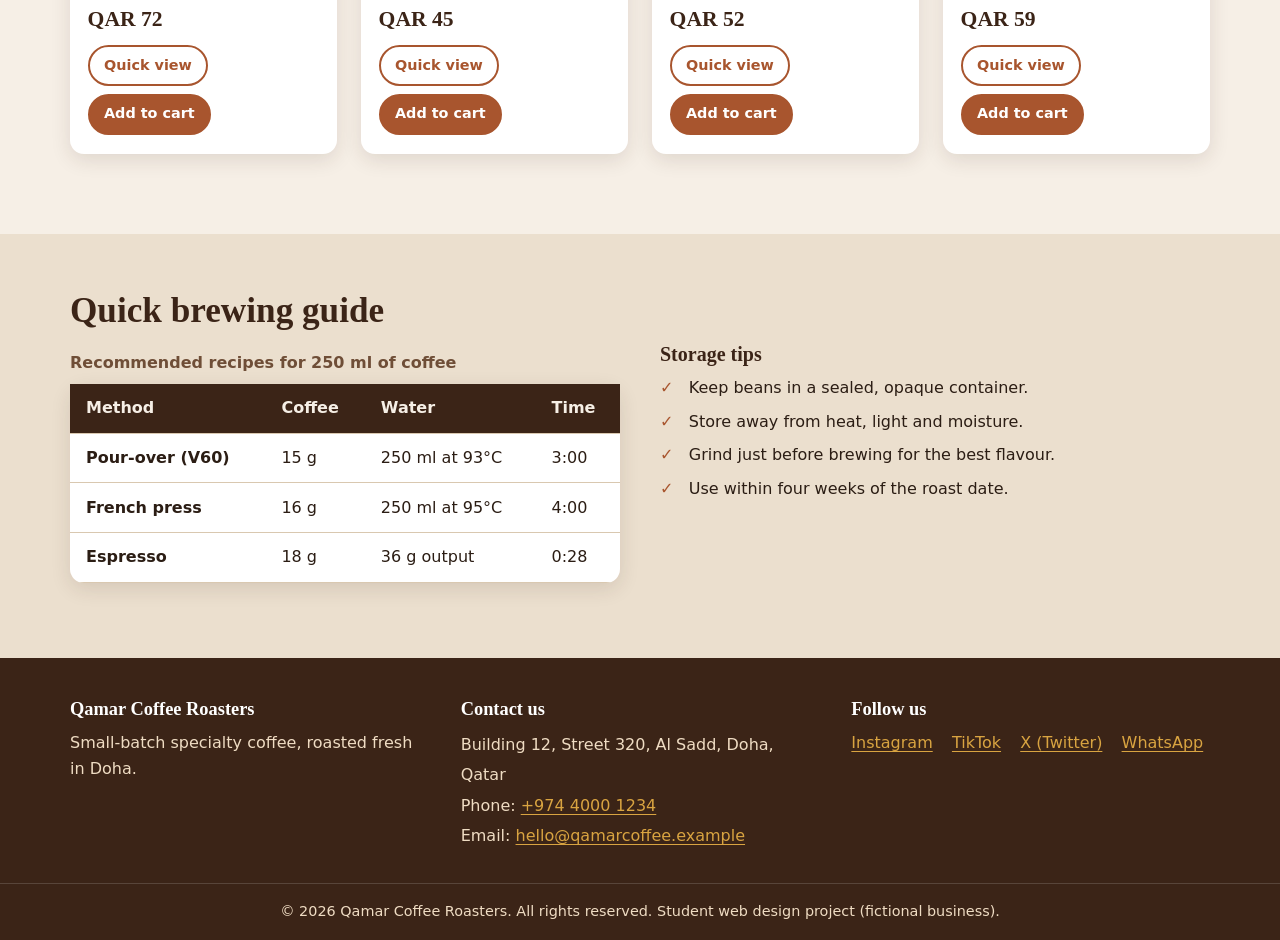
<file: products-coffee.html>
<!DOCTYPE html>
<html lang="en">

<head>
  <!-- This section contains information about the webpage -->

  <!-- Supports English text and special characters -->
  <meta charset="utf-8">

  <!-- Makes the website responsive on phones and tablets -->
  <meta name="viewport" content="width=device-width, initial-scale=1">

  <!-- The title displayed in the browser tab -->
  <title>Coffee Beans | Qamar Coffee Roasters</title>

  <!-- A short description of the Coffee Beans page -->
  <meta name="description" content="Shop freshly roasted single-origin coffees, blends and decaf from Qamar Coffee Roasters in Doha.">

  <!-- Displays the website logo in the browser tab -->
  <link rel="icon" href="images/logo.svg" type="image/svg+xml">

  <!-- Connects the HTML page to the external CSS file -->
  <link rel="stylesheet" href="css/style.css">
</head>

<!-- data-shop tells JavaScript which product category to display -->
<!-- The value "coffee" means this page displays coffee products -->
<body data-shop="coffee">

  <!-- Allows keyboard users to skip directly to the main content -->
  <a class="skip-link" href="#main">Skip to main content</a>


  <!-- ==========================================
       HEADER SECTION
       Contains the logo, navigation menu,
       dark mode button, and shopping cart.
       ========================================== -->

  <header class="site-header">

    <div class="container header-inner">

      <!-- WEBSITE LOGO -->
      <!-- Clicking the logo takes the user to the homepage -->

      <a class="brand" href="index.html">

        <img src="images/logo.svg"
             alt="Qamar Coffee Roasters logo"
             width="44"
             height="44">

        <span class="brand-name">
          Qamar <small>Coffee Roasters</small>
        </span>

      </a>


      <!-- NAVIGATION MENU -->
      <!-- Allows users to move between the five website pages -->

      <nav id="main-nav" class="main-nav" aria-label="Main navigation">

        <ul>

          <li>
            <a href="index.html">Home</a>
          </li>

          <li>
            <a href="about.html">About</a>
          </li>

          <!-- aria-current indicates the current page -->
          <li>
            <a href="products-coffee.html" aria-current="page">Coffee Beans</a>
          </li>

          <li>
            <a href="products-equipment.html">Equipment &amp; Gifts</a>
          </li>

          <li>
            <a href="register.html">Register</a>
          </li>

        </ul>

      </nav>


      <!-- HEADER BUTTONS -->

      <div class="header-actions">

        <!-- DARK MODE BUTTON -->
        <!-- JavaScript changes the website between light and dark mode -->

        <button type="button"
                id="theme-toggle"
                class="icon-btn"
                aria-label="Switch to dark mode"
                aria-pressed="false">☾</button>


        <!-- SHOPPING CART BUTTON -->
        <!-- Opens the cart and shows the number of added products -->

        <button type="button"
                id="cart-toggle"
                class="cart-btn"
                aria-label="Open shopping cart">

          <span aria-hidden="true">🛒</span>

          Cart

          <span id="cart-count" class="cart-count is-empty">0</span>

        </button>


        <!-- MOBILE MENU BUTTON -->
        <!-- Opens and closes the navigation menu on small screens -->

        <button type="button"
                id="menu-toggle"
                class="menu-toggle"
                aria-expanded="false"
                aria-controls="main-nav"
                aria-label="Toggle menu">

          <!-- These three spans create the hamburger menu icon -->
          <span class="bar"></span>
          <span class="bar"></span>
          <span class="bar"></span>

        </button>

      </div>

    </div>

  </header>



  <!-- ==========================================
       MAIN CONTENT
       Contains the coffee products and brewing guide.
       ========================================== -->

  <main id="main">


    <!-- PAGE TITLE SECTION -->
    <!-- Displays the page heading and product description -->

    <section class="page-banner" aria-labelledby="page-title">

      <div class="container">

        <!-- Main heading of the Coffee Beans page -->
        <h1 id="page-title">Coffee Beans</h1>

        <!-- Describes the products and their prices -->
        <p>
          Eight freshly roasted coffees: single origins, blends and decaf.
          All prices are in Qatari Riyals (QAR) for a 250 g bag.
        </p>

      </div>

    </section>



    <!-- ==========================================
         PRODUCTS SECTION
         Contains search, sorting, category filters,
         and the product display grid.
         ========================================== -->

    <section class="container section" aria-label="Products">


      <!-- PRODUCT TOOLBAR -->
      <!-- Contains the search box and sorting dropdown -->

      <div class="toolbar">


        <!-- ==========================================
             SEARCH FORM
             Allows users to search for coffee products.
             JavaScript handles the search process.
             ========================================== -->

        <form id="search-form"
              class="search-form"
              role="search">

          <!-- Label describes the search input -->
          <label for="search-input">Search products</label>

          <!-- type="search" creates a search input field -->
          <!-- placeholder shows example text inside the input -->
          <!-- maxlength limits the search to 40 characters -->
          <!-- autocomplete="off" disables browser suggestions -->

          <input type="search"
                 id="search-input"
                 placeholder="Search by name or origin…"
                 maxlength="40"
                 autocomplete="off">

        </form>



        <!-- ==========================================
             SORTING DROPDOWN
             Allows users to change the order of products.
             JavaScript performs the sorting.
             ========================================== -->

        <div class="sort-box">

          <label for="sort-select">Sort by</label>

          <!-- select creates a dropdown menu -->
          <!-- option defines each available sorting choice -->

          <select id="sort-select">

            <!-- Displays products in their default order -->
            <option value="default">Featured</option>

            <!-- Sorts products from the lowest to highest price -->
            <option value="low">Price: low to high</option>

            <!-- Sorts products from the highest to lowest price -->
            <option value="high">Price: high to low</option>

            <!-- Sorts products alphabetically -->
            <option value="name">Name: A to Z</option>

          </select>

        </div>

      </div>



      <!-- ==========================================
           CATEGORY FILTERS
           JavaScript creates category filter buttons here.
           Users can select a category to filter products.
           ========================================== -->

      <!-- role="group" identifies related filter buttons -->
      <!-- aria-label gives the group an accessible name -->

      <div id="category-filters"
           class="chips"
           role="group"
           aria-label="Filter by category"></div>



      <!-- ==========================================
           RESULT COUNT
           JavaScript displays the number of products
           matching the search and selected filters.
           ========================================== -->

      <!-- role="status" helps announce changes to screen readers -->

      <p id="result-count"
         class="result-count"
         role="status"></p>



      <!-- ==========================================
           PRODUCT GRID
           JavaScript adds the coffee product cards here.
           CSS controls the layout of the product cards.
           ========================================== -->

      <!-- This div starts empty because products are loaded by JavaScript -->

      <div id="product-grid" class="product-grid"></div>



      <!-- ==========================================
           NO RESULTS MESSAGE
           Displayed when no products match the search.
           ========================================== -->

      <!-- hidden keeps the message invisible until needed -->
      <!-- JavaScript removes hidden when there are no results -->

      <p id="no-results"
         class="no-results"
         hidden>
        No products match your search.
        Try another word or category.
      </p>

    </section>



    <!-- ==========================================
         QUICK BREWING GUIDE
         Provides coffee preparation instructions
         and storage recommendations.
         ========================================== -->

    <section class="section alt" aria-labelledby="guide-title">

      <div class="container">

        <!-- Section heading -->
        <h2 id="guide-title">Quick brewing guide</h2>


        <!-- Creates a two-column layout using CSS -->
        <div class="two-col">



          <!-- ==========================================
               BREWING GUIDE TABLE
               Displays recommended coffee recipes.
               ========================================== -->

          <table class="guide-table">

            <!-- Table title -->
            <caption>Recommended recipes for 250 ml of coffee</caption>


            <!-- TABLE HEADER -->
            <!-- th defines a table heading -->
            <!-- scope="col" identifies column headings -->

            <thead>

              <tr>

                <th scope="col">Method</th>

                <th scope="col">Coffee</th>

                <th scope="col">Water</th>

                <th scope="col">Time</th>

              </tr>

            </thead>



            <!-- TABLE BODY -->
            <!-- tr creates a table row -->
            <!-- td contains table data -->
            <!-- scope="row" identifies a row heading -->

            <tbody>


              <!-- POUR-OVER METHOD -->

              <tr>

                <th scope="row">Pour-over (V60)</th>

                <td>15 g</td>

                <td>250 ml at 93°C</td>

                <td>3:00</td>

              </tr>



              <!-- FRENCH PRESS METHOD -->

              <tr>

                <th scope="row">French press</th>

                <td>16 g</td>

                <td>250 ml at 95°C</td>

                <td>4:00</td>

              </tr>



              <!-- ESPRESSO METHOD -->

              <tr>

                <th scope="row">Espresso</th>

                <td>18 g</td>

                <td>36 g output</td>

                <td>0:28</td>

              </tr>

            </tbody>

          </table>



          <!-- ==========================================
               COFFEE STORAGE TIPS
               Displays recommendations for keeping
               coffee beans fresh.
               ========================================== -->

          <div>

            <h3>Storage tips</h3>


            <!-- ul creates an unordered list -->
            <!-- li represents each storage recommendation -->

            <ul class="check-list">

              <!-- Store coffee in a suitable container -->
              <li>
                Keep beans in a sealed, opaque container.
              </li>

              <!-- Protect coffee from environmental conditions -->
              <li>
                Store away from heat, light and moisture.
              </li>

              <!-- Grind coffee shortly before preparation -->
              <li>
                Grind just before brewing for the best flavour.
              </li>

              <!-- Recommended period for using fresh coffee -->
              <li>
                Use within four weeks of the roast date.
              </li>

            </ul>

          </div>

        </div>

      </div>

    </section>

  </main>



  <!-- ==========================================
       BACK TO TOP BUTTON
       JavaScript displays this button when scrolling.
       Clicking it returns the user to the top.
       ========================================== -->

  <button type="button"
          id="back-to-top"
          class="back-to-top"
          aria-label="Back to top">↑</button>



  <!-- ==========================================
       FOOTER SECTION
       Contains company information,
       contact details, and social media links.
       ========================================== -->

  <footer class="site-footer">

    <div class="container footer-grid">


      <!-- COMPANY INFORMATION -->

      <section aria-labelledby="f-about">

        <h2 id="f-about">Qamar Coffee Roasters</h2>

        <p>
          Small-batch specialty coffee, roasted fresh in Doha.
        </p>

      </section>



      <!-- CONTACT INFORMATION -->

      <section aria-labelledby="f-contact">

        <h2 id="f-contact">Contact us</h2>


        <!-- address contains the company's contact information -->

        <address>

          Building 12, Street 320, Al Sadd, Doha, Qatar<br>


          <!-- tel: allows users to call the phone number -->
          Phone:
          <a href="tel:+97440001234">+974 4000 1234</a><br>


          <!-- mailto: opens the user's email application -->
          Email:
          <a href="mailto:hello@qamarcoffee.example">hello@qamarcoffee.example</a>

        </address>

      </section>



      <!-- SOCIAL MEDIA LINKS -->

      <section aria-labelledby="f-social">

        <h2 id="f-social">Follow us</h2>


        <!-- target="_blank" opens the link in a new browser tab -->
        <!-- rel="noopener noreferrer" improves security and privacy -->

        <ul class="social-list">

          <li>
            <a href="https://www.instagram.com/"
               target="_blank"
               rel="noopener noreferrer">Instagram</a>
          </li>

          <li>
            <a href="https://www.tiktok.com/"
               target="_blank"
               rel="noopener noreferrer">TikTok</a>
          </li>

          <li>
            <a href="https://x.com/"
               target="_blank"
               rel="noopener noreferrer">X (Twitter)</a>
          </li>

          <li>
            <a href="https://www.whatsapp.com/"
               target="_blank"
               rel="noopener noreferrer">WhatsApp</a>
          </li>

        </ul>

      </section>

    </div>



    <!-- COPYRIGHT INFORMATION -->
    <!-- &copy; displays the copyright symbol -->
    <!-- JavaScript can update the year automatically -->

    <p class="copyright">

      &copy; <span id="year">2026</span>

      Qamar Coffee Roasters. All rights reserved.
      Student web design project (fictional business).

    </p>

  </footer>



  <!-- ==========================================
       JAVASCRIPT FILES
       These files add interactive features
       to the website.
       ========================================== -->


  <!-- Contains the product information used by the website -->
  <script src="js/products.js"></script>


  <!-- Controls the shopping cart and product counter -->
  <script src="js/cart.js"></script>


  <!-- Controls common website features such as
       navigation, dark mode, and back-to-top button -->
  <script src="js/main.js"></script>


  <!-- Controls product display, searching,
       sorting, filtering, and shopping features -->
  <script src="js/shop.js"></script>


</body>
</html>
</file>
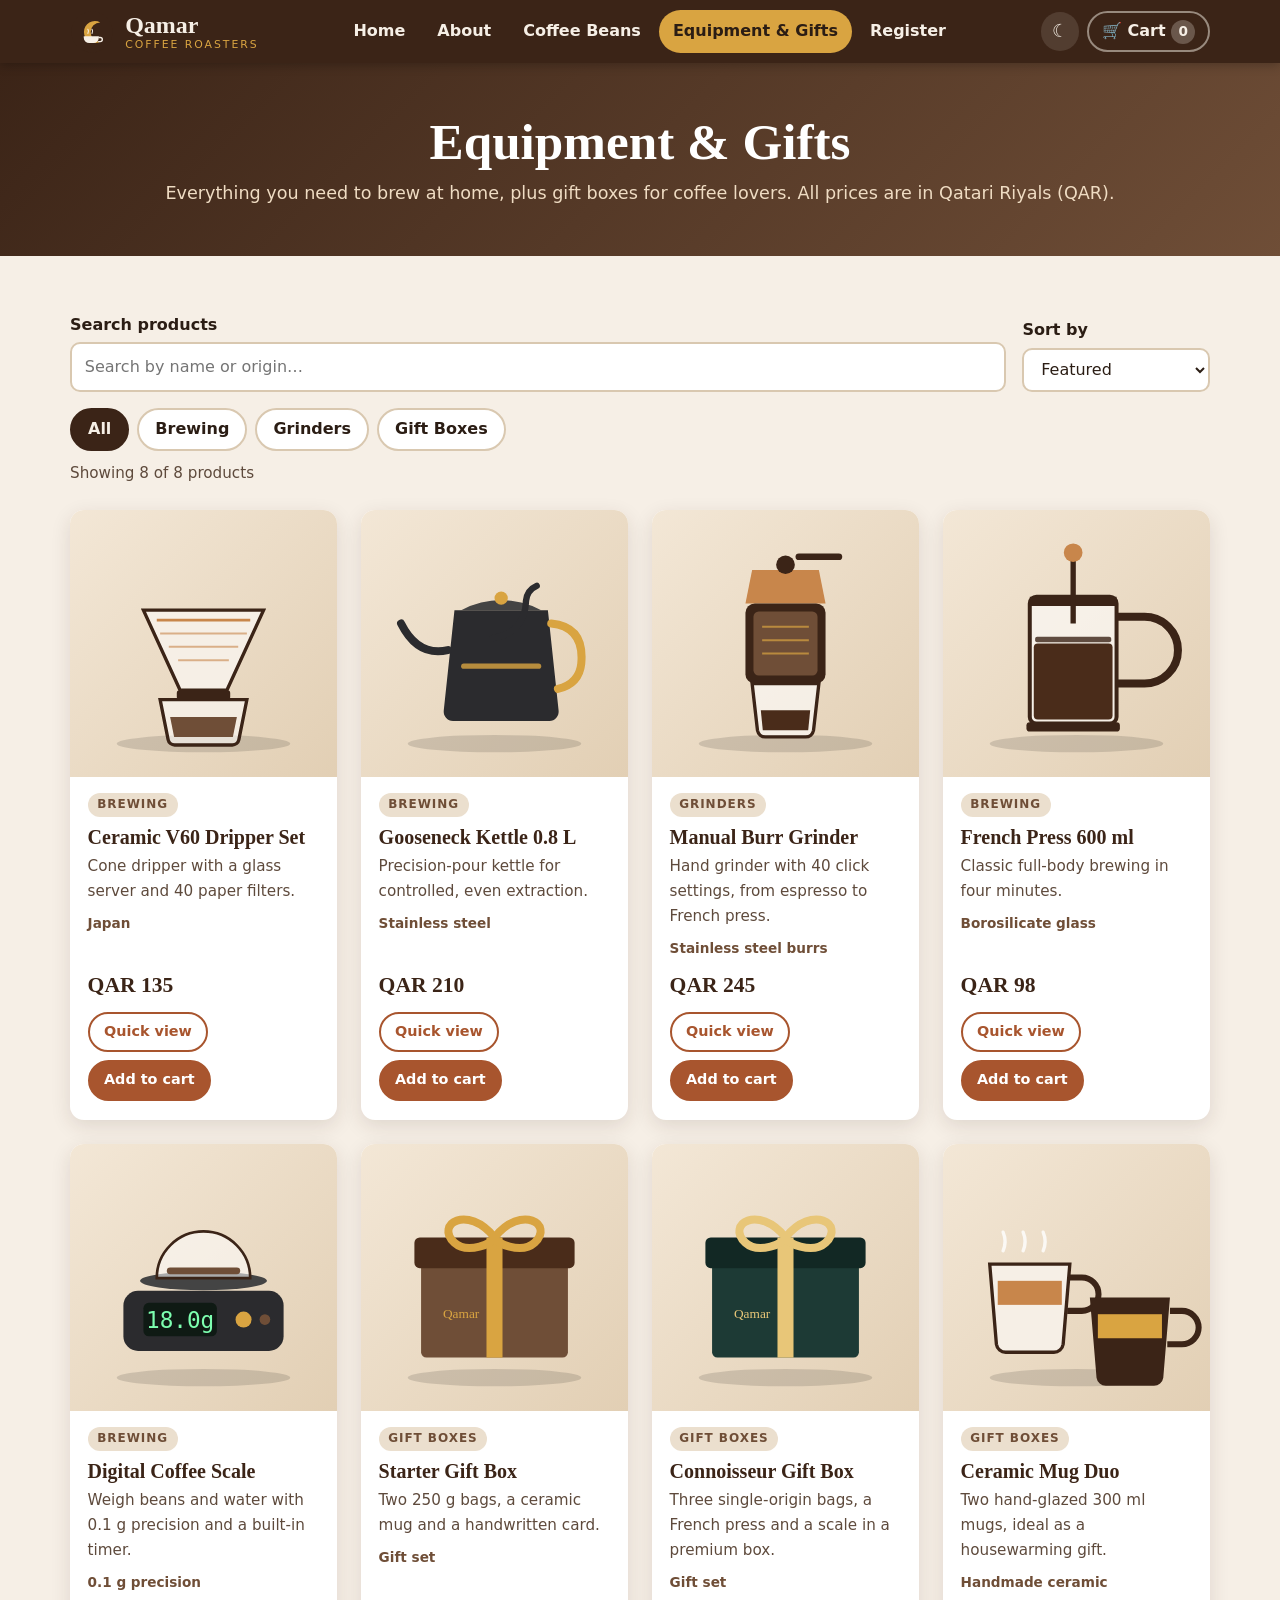
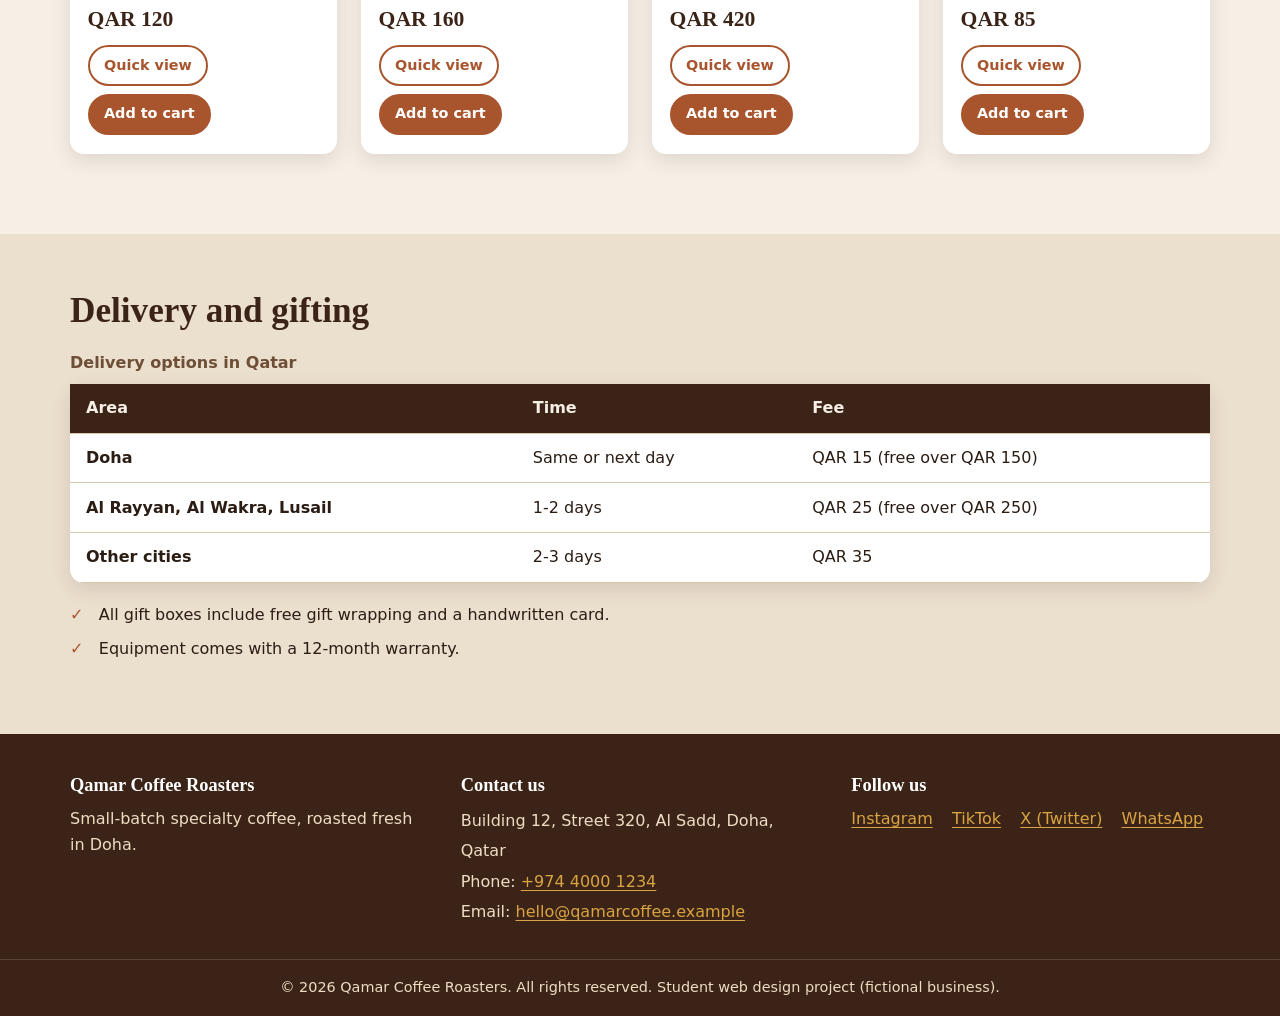
<file: products-equipment.html>
<!DOCTYPE html>
<html lang="en">

<head>
  <!-- This section contains information about the webpage -->

  <!-- Supports English text and special characters -->
  <meta charset="utf-8">

  <!-- Makes the website responsive on mobile phones and tablets -->
  <meta name="viewport" content="width=device-width, initial-scale=1">

  <!-- The title displayed in the browser tab -->
  <title>Equipment &amp; Gifts | Qamar Coffee Roasters</title>

  <!-- A short description of the Equipment and Gifts page -->
  <meta name="description" content="Brewing equipment, grinders and gift boxes for coffee lovers from Qamar Coffee Roasters in Doha.">

  <!-- Displays the website logo in the browser tab -->
  <link rel="icon" href="images/logo.svg" type="image/svg+xml">

  <!-- Connects the HTML page to the external CSS file -->
  <link rel="stylesheet" href="css/style.css">

</head>


<!-- data-shop tells JavaScript which product range to display -->
<!-- The value "equipment" means this page displays equipment and gifts -->
<body data-shop="equipment">

  <!-- Allows keyboard users to skip directly to the main content -->
  <a class="skip-link" href="#main">Skip to main content</a>



  <!-- ==========================================
       HEADER SECTION
       Contains the logo, navigation menu,
       dark mode button, and shopping cart.
       ========================================== -->

  <header class="site-header">

    <div class="container header-inner">


      <!-- WEBSITE LOGO -->
      <!-- Clicking the logo takes the user to the homepage -->

      <a class="brand" href="index.html">

        <img src="images/logo.svg"
             alt="Qamar Coffee Roasters logo"
             width="44"
             height="44">

        <span class="brand-name">
          Qamar <small>Coffee Roasters</small>
        </span>

      </a>



      <!-- NAVIGATION MENU -->
      <!-- Allows users to move between the five website pages -->

      <nav id="main-nav" class="main-nav" aria-label="Main navigation">

        <ul>

          <!-- Link to the homepage -->
          <li>
            <a href="index.html">Home</a>
          </li>

          <!-- Link to the About Us page -->
          <li>
            <a href="about.html">About</a>
          </li>

          <!-- Link to the Coffee Beans page -->
          <li>
            <a href="products-coffee.html">Coffee Beans</a>
          </li>

          <!-- aria-current indicates that this is the current page -->
          <li>
            <a href="products-equipment.html" aria-current="page">
              Equipment &amp; Gifts
            </a>
          </li>

          <!-- Link to the registration page -->
          <li>
            <a href="register.html">Register</a>
          </li>

        </ul>

      </nav>



      <!-- HEADER BUTTONS -->

      <div class="header-actions">


        <!-- DARK MODE BUTTON -->
        <!-- JavaScript changes the website between light and dark mode -->

        <button type="button"
                id="theme-toggle"
                class="icon-btn"
                aria-label="Switch to dark mode"
                aria-pressed="false">☾</button>



        <!-- SHOPPING CART BUTTON -->
        <!-- Opens the cart and displays the number of added products -->

        <button type="button"
                id="cart-toggle"
                class="cart-btn"
                aria-label="Open shopping cart">

          <!-- Shopping cart icon -->
          <span aria-hidden="true">🛒</span>

          Cart

          <!-- JavaScript updates this number when products are added -->
          <span id="cart-count" class="cart-count is-empty">0</span>

        </button>



        <!-- MOBILE MENU BUTTON -->
        <!-- Opens and closes the navigation menu on small screens -->

        <button type="button"
                id="menu-toggle"
                class="menu-toggle"
                aria-expanded="false"
                aria-controls="main-nav"
                aria-label="Toggle menu">

          <!-- These three spans create the hamburger menu icon -->
          <span class="bar"></span>
          <span class="bar"></span>
          <span class="bar"></span>

        </button>

      </div>

    </div>

  </header>



  <!-- ==========================================
       MAIN CONTENT
       Contains the products and delivery information.
       ========================================== -->

  <main id="main">



    <!-- ==========================================
         PAGE TITLE SECTION
         Displays the heading and introduction.
         ========================================== -->

    <section class="page-banner" aria-labelledby="page-title">

      <div class="container">

        <!-- Main heading of the Equipment and Gifts page -->
        <h1 id="page-title">Equipment &amp; Gifts</h1>

        <!-- Short description of the products and prices -->
        <p>
          Everything you need to brew at home, plus gift boxes for coffee lovers.
          All prices are in Qatari Riyals (QAR).
        </p>

      </div>

    </section>



    <!-- ==========================================
         PRODUCTS SECTION
         Contains search, sorting, category filters,
         and the product display grid.
         ========================================== -->

    <section class="container section" aria-label="Products">



      <!-- PRODUCT TOOLBAR -->
      <!-- Contains the search box and sorting dropdown -->

      <div class="toolbar">



        <!-- ==========================================
             SEARCH FORM
             Allows users to search for equipment
             and gift products.
             ========================================== -->

        <form id="search-form"
              class="search-form"
              role="search">

          <!-- Label describes the search input -->
          <label for="search-input">Search products</label>


          <!-- type="search" creates a search input field -->
          <!-- placeholder displays example text inside the input -->
          <!-- maxlength limits the search to 40 characters -->
          <!-- autocomplete="off" disables browser suggestions -->
          <!-- JavaScript handles the product search -->

          <input type="search"
                 id="search-input"
                 placeholder="Search by name or origin…"
                 maxlength="40"
                 autocomplete="off">

        </form>



        <!-- ==========================================
             SORTING DROPDOWN
             Allows users to change the order of products.
             JavaScript performs the sorting.
             ========================================== -->

        <div class="sort-box">

          <!-- Label for the sorting menu -->
          <label for="sort-select">Sort by</label>


          <!-- select creates a dropdown menu -->
          <!-- option defines each sorting choice -->

          <select id="sort-select">


            <!-- Displays products in their default order -->
            <option value="default">Featured</option>


            <!-- Sorts products from lowest to highest price -->
            <option value="low">Price: low to high</option>


            <!-- Sorts products from highest to lowest price -->
            <option value="high">Price: high to low</option>


            <!-- Sorts products alphabetically -->
            <option value="name">Name: A to Z</option>

          </select>

        </div>

      </div>



      <!-- ==========================================
           CATEGORY FILTERS
           JavaScript creates category filter buttons here.
           Users can select a category to filter products.
           ========================================== -->

      <!-- This div starts empty because JavaScript adds the buttons -->
      <!-- role="group" identifies related filter buttons -->

      <div id="category-filters"
           class="chips"
           role="group"
           aria-label="Filter by category"></div>



      <!-- ==========================================
           RESULT COUNT
           JavaScript displays the number of products
           matching the search and selected filters.
           ========================================== -->

      <!-- role="status" helps announce updates to screen readers -->

      <p id="result-count"
         class="result-count"
         role="status"></p>



      <!-- ==========================================
           PRODUCT GRID
           JavaScript adds equipment and gift cards here.
           CSS controls how the cards are displayed.
           ========================================== -->

      <!-- This div starts empty because JavaScript loads the products -->

      <div id="product-grid" class="product-grid"></div>



      <!-- ==========================================
           NO RESULTS MESSAGE
           Appears when no products match the search.
           ========================================== -->

      <!-- hidden keeps the message invisible until needed -->
      <!-- JavaScript removes hidden when there are no results -->

      <p id="no-results"
         class="no-results"
         hidden>
        No products match your search. Try another word or category.
      </p>

    </section>



    <!-- ==========================================
         DELIVERY AND GIFTING SECTION
         Displays delivery areas, times, fees,
         and additional product information.
         ========================================== -->

    <section class="section alt" aria-labelledby="deliv-title">

      <div class="container">


        <!-- Section heading -->
        <h2 id="deliv-title">Delivery and gifting</h2>



        <!-- ==========================================
             DELIVERY OPTIONS TABLE
             Shows delivery times and prices in Qatar.
             ========================================== -->

        <table class="guide-table">


          <!-- Table title -->
          <caption>Delivery options in Qatar</caption>



          <!-- TABLE HEADER -->
          <!-- th defines a table heading -->
          <!-- scope="col" identifies column headings -->

          <thead>

            <tr>

              <th scope="col">Area</th>

              <th scope="col">Time</th>

              <th scope="col">Fee</th>

            </tr>

          </thead>



          <!-- TABLE BODY -->
          <!-- tr creates a table row -->
          <!-- td contains normal table data -->
          <!-- scope="row" identifies a row heading -->

          <tbody>



            <!-- DELIVERY OPTION 1: DOHA -->

            <tr>

              <th scope="row">Doha</th>

              <td>Same or next day</td>

              <td>QAR 15 (free over QAR 150)</td>

            </tr>



            <!-- DELIVERY OPTION 2: NEARBY AREAS -->

            <tr>

              <th scope="row">Al Rayyan, Al Wakra, Lusail</th>

              <td>1-2 days</td>

              <td>QAR 25 (free over QAR 250)</td>

            </tr>



            <!-- DELIVERY OPTION 3: OTHER CITIES -->

            <tr>

              <th scope="row">Other cities</th>

              <td>2-3 days</td>

              <td>QAR 35</td>

            </tr>

          </tbody>

        </table>



        <!-- ==========================================
             ADDITIONAL INFORMATION
             Displays gift wrapping and warranty details.
             ========================================== -->

        <!-- ul creates an unordered list -->
        <!-- li represents each list item -->

        <ul class="check-list">


          <!-- Gift wrapping information -->
          <li>
            All gift boxes include free gift wrapping and a handwritten card.
          </li>


          <!-- Equipment warranty information -->
          <li>
            Equipment comes with a 12-month warranty.
          </li>

        </ul>

      </div>

    </section>

  </main>



  <!-- ==========================================
       BACK TO TOP BUTTON
       JavaScript displays this button when scrolling.
       Clicking it returns the user to the top.
       ========================================== -->

  <button type="button"
          id="back-to-top"
          class="back-to-top"
          aria-label="Back to top">↑</button>



  <!-- ==========================================
       FOOTER SECTION
       Contains company information,
       contact details, and social media links.
       ========================================== -->

  <footer class="site-footer">

    <div class="container footer-grid">



      <!-- COMPANY INFORMATION -->

      <section aria-labelledby="f-about">

        <h2 id="f-about">Qamar Coffee Roasters</h2>

        <p>
          Small-batch specialty coffee, roasted fresh in Doha.
        </p>

      </section>



      <!-- CONTACT INFORMATION -->

      <section aria-labelledby="f-contact">

        <h2 id="f-contact">Contact us</h2>


        <!-- address contains the company's contact information -->

        <address>

          Building 12, Street 320, Al Sadd, Doha, Qatar<br>


          <!-- tel: allows users to call the phone number -->
          Phone:
          <a href="tel:+97440001234">+974 4000 1234</a><br>


          <!-- mailto: opens the user's email application -->
          Email:
          <a href="mailto:hello@qamarcoffee.example">hello@qamarcoffee.example</a>

        </address>

      </section>



      <!-- SOCIAL MEDIA LINKS -->

      <section aria-labelledby="f-social">

        <h2 id="f-social">Follow us</h2>


        <!-- target="_blank" opens the link in a new browser tab -->
        <!-- rel="noopener noreferrer" improves security and privacy -->

        <ul class="social-list">


          <!-- Instagram -->
          <li>
            <a href="https://www.instagram.com/"
               target="_blank"
               rel="noopener noreferrer">Instagram</a>
          </li>


          <!-- TikTok -->
          <li>
            <a href="https://www.tiktok.com/"
               target="_blank"
               rel="noopener noreferrer">TikTok</a>
          </li>


          <!-- X (Twitter) -->
          <li>
            <a href="https://x.com/"
               target="_blank"
               rel="noopener noreferrer">X (Twitter)</a>
          </li>


          <!-- WhatsApp -->
          <li>
            <a href="https://www.whatsapp.com/"
               target="_blank"
               rel="noopener noreferrer">WhatsApp</a>
          </li>

        </ul>

      </section>

    </div>



    <!-- COPYRIGHT INFORMATION -->
    <!-- &copy; displays the copyright symbol -->
    <!-- JavaScript can update the year automatically -->

    <p class="copyright">

      &copy; <span id="year">2026</span>

      Qamar Coffee Roasters. All rights reserved.
      Student web design project (fictional business).

    </p>

  </footer>



  <!-- ==========================================
       JAVASCRIPT FILES
       These files add interactive features
       to the website.
       ========================================== -->


  <!-- Contains the product information used by the website -->
  <script src="js/products.js"></script>


  <!-- Controls the shopping cart and product counter -->
  <script src="js/cart.js"></script>


  <!-- Controls common website features such as
       navigation, dark mode, and back-to-top button -->
  <script src="js/main.js"></script>


  <!-- Controls product display, searching,
       sorting, filtering, and shopping features -->
  <script src="js/shop.js"></script>


</body>
</html>
</file>
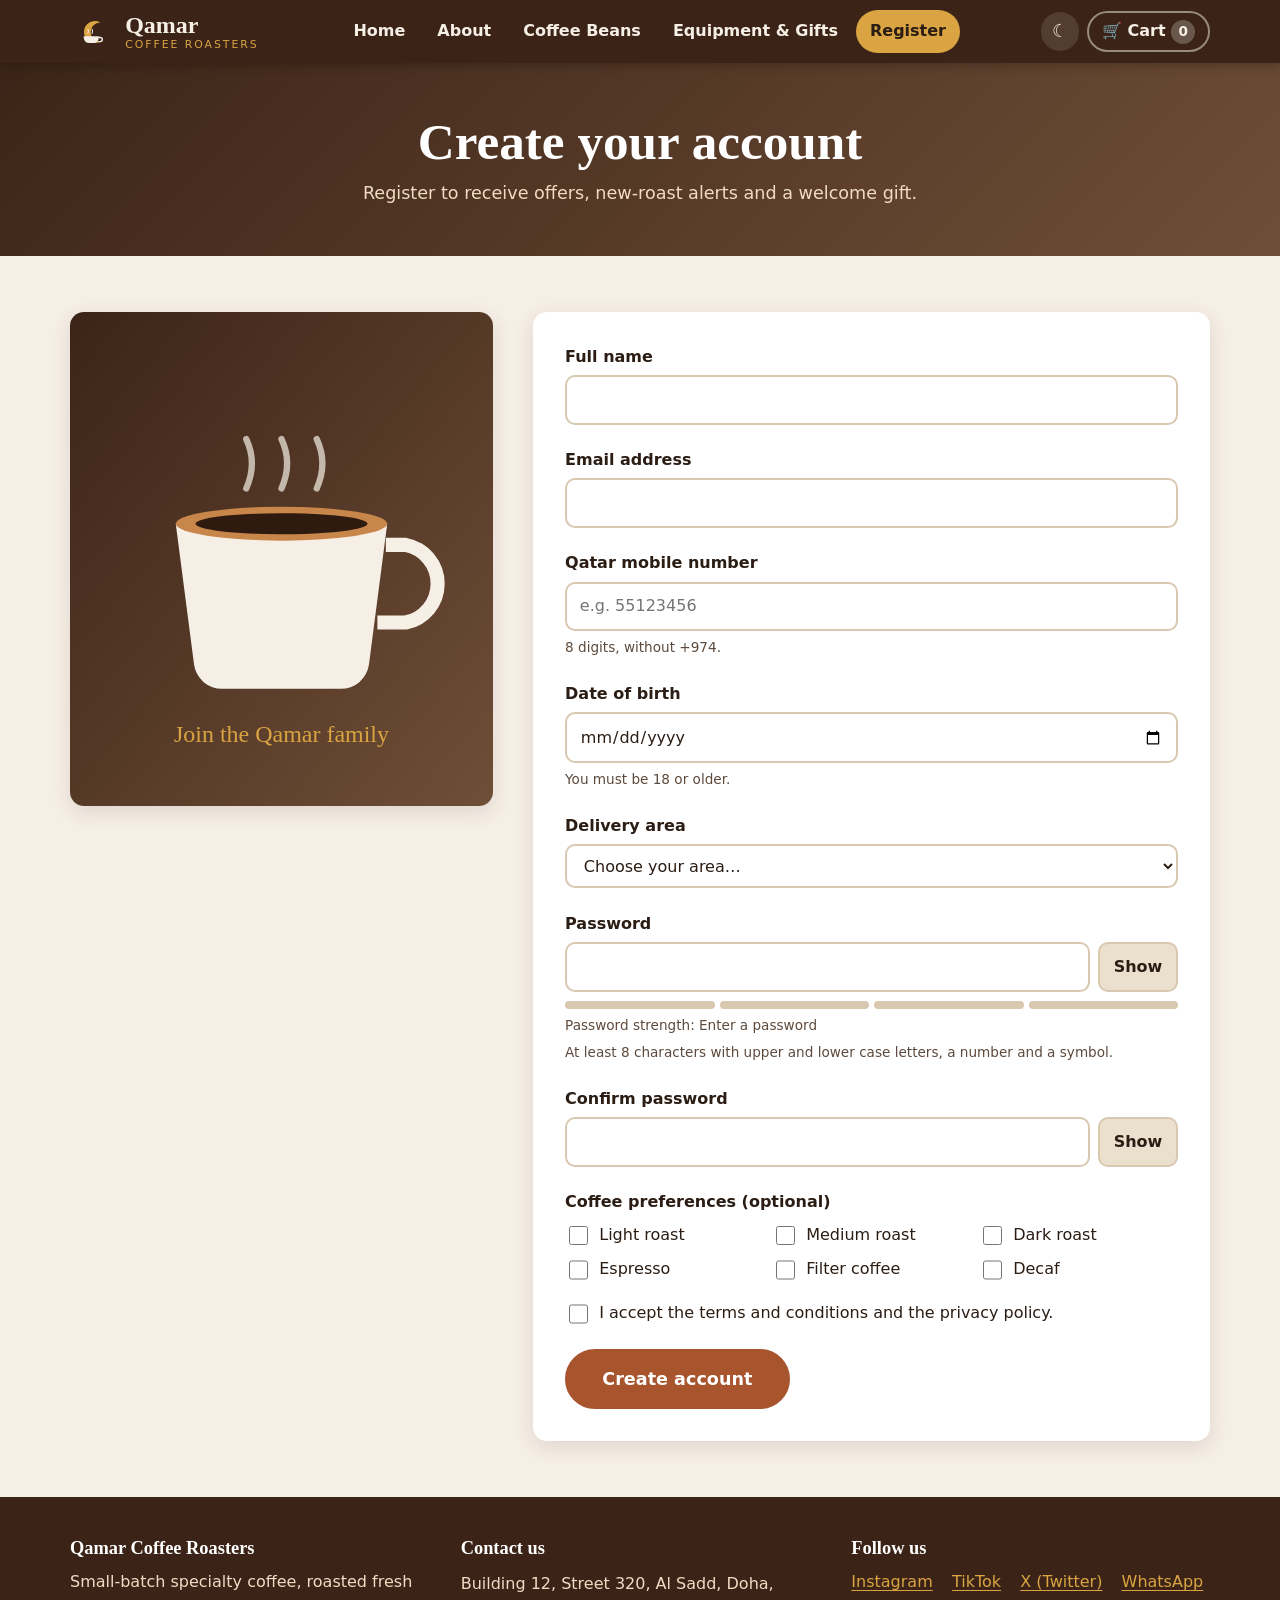
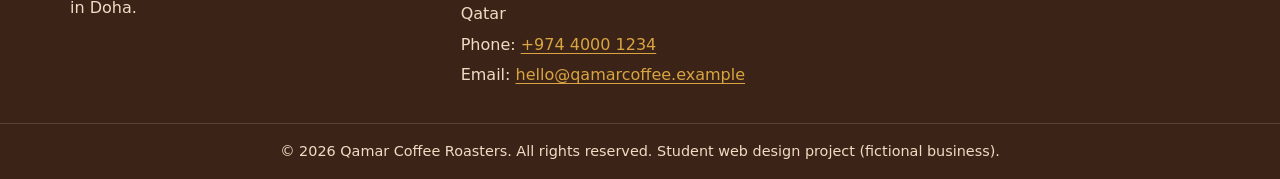
<file: register.html>
<!DOCTYPE html>
<html lang="en">

<head>
  <!-- This section contains information about the webpage -->

  <!-- Supports English text and special characters -->
  <meta charset="utf-8">

  <!-- Makes the website responsive on mobile phones and tablets -->
  <meta name="viewport" content="width=device-width, initial-scale=1">

  <!-- The title displayed in the browser tab -->
  <title>Register | Qamar Coffee Roasters</title>

  <!-- A short description of the registration page -->
  <meta name="description" content="Create a free Qamar Coffee Roasters account to receive offers and new-roast alerts.">

  <!-- Adds the website logo to the browser tab -->
  <link rel="icon" href="images/logo.svg" type="image/svg+xml">

  <!-- Connects the HTML page to the external CSS file -->
  <link rel="stylesheet" href="css/style.css">
</head>

<body>

  <!-- Allows keyboard users to skip directly to the main content -->
  <a class="skip-link" href="#main">Skip to main content</a>


  <!-- ==========================================
       HEADER SECTION
       Contains the logo, navigation menu,
       dark mode button, and shopping cart.
       ========================================== -->

  <header class="site-header">

    <div class="container header-inner">

      <!-- Website logo and name -->
      <!-- Clicking the logo takes the user to the homepage -->
      <a class="brand" href="index.html">

        <img src="images/logo.svg"
             alt="Qamar Coffee Roasters logo"
             width="44"
             height="44">

        <span class="brand-name">
          Qamar <small>Coffee Roasters</small>
        </span>

      </a>


      <!-- NAVIGATION MENU -->
      <!-- These links allow users to move between the five pages -->

      <nav id="main-nav" class="main-nav" aria-label="Main navigation">

        <ul>
          <li><a href="index.html">Home</a></li>

          <li><a href="about.html">About</a></li>

          <li><a href="products-coffee.html">Coffee Beans</a></li>

          <li><a href="products-equipment.html">Equipment &amp; Gifts</a></li>

          <!-- aria-current shows that this is the current page -->
          <li><a href="register.html" aria-current="page">Register</a></li>
        </ul>

      </nav>


      <!-- HEADER BUTTONS -->

      <div class="header-actions">

        <!-- Changes the website between light and dark mode -->
        <!-- JavaScript controls this button -->
        <button type="button"
                id="theme-toggle"
                class="icon-btn"
                aria-label="Switch to dark mode"
                aria-pressed="false">☾</button>


        <!-- Opens the shopping cart -->
        <!-- The number shows how many products are in the cart -->
        <button type="button"
                id="cart-toggle"
                class="cart-btn"
                aria-label="Open shopping cart">

          <span aria-hidden="true">🛒</span>

          Cart

          <span id="cart-count" class="cart-count is-empty">0</span>

        </button>


        <!-- Mobile menu button -->
        <!-- Used to open and close navigation on small screens -->
        <button type="button"
                id="menu-toggle"
                class="menu-toggle"
                aria-expanded="false"
                aria-controls="main-nav"
                aria-label="Toggle menu">

          <span class="bar"></span>
          <span class="bar"></span>
          <span class="bar"></span>

        </button>

      </div>

    </div>

  </header>



  <!-- ==========================================
       MAIN CONTENT
       Contains the registration form.
       ========================================== -->

  <main id="main">


    <!-- PAGE TITLE SECTION -->

    <section class="page-banner" aria-labelledby="page-title">

      <div class="container">

        <!-- Main heading of the registration page -->
        <h1 id="page-title">Create your account</h1>

        <!-- Short introduction for the user -->
        <p>Register to receive offers, new-roast alerts and a welcome gift.</p>

      </div>

    </section>



    <!-- ==========================================
         REGISTRATION SECTION
         Contains an image and a registration form.
         ========================================== -->

    <section class="container section register-layout" aria-label="Registration">


      <!-- Image displayed next to the registration form -->
      <img class="register-img"
           src="images/register-banner.svg"
           alt="Cup of coffee with the words Join the Qamar family"
           width="600"
           height="700">


      <!-- Container used to style the registration form -->
      <div class="form-card">


        <!-- REGISTRATION FORM -->
        <!-- novalidate disables automatic browser validation -->
        <!-- JavaScript is used to check the entered information -->
        <!-- autocomplete="off" asks the browser not to autofill the form -->

        <form id="register-form" novalidate autocomplete="off">



          <!-- FULL NAME FIELD -->
          <!-- The user must enter their full name -->
          <!-- required means the field cannot be empty -->
          <!-- maxlength limits the number of characters -->

          <div class="form-row">

            <label for="fullName">Full name</label>

            <input type="text"
                   id="fullName"
                   name="fullName"
                   required
                   maxlength="60"
                   autocomplete="name"
                   aria-describedby="err-fullName">

            <!-- JavaScript displays name errors here -->
            <span id="err-fullName" class="error" role="alert"></span>

          </div>



          <!-- EMAIL FIELD -->
          <!-- type="email" is used for email addresses -->
          <!-- JavaScript checks if the email is valid -->

          <div class="form-row">

            <label for="email">Email address</label>

            <input type="email"
                   id="email"
                   name="email"
                   required
                   maxlength="100"
                   autocomplete="email"
                   aria-describedby="err-email">

            <!-- Displays an error if the email is incorrect -->
            <span id="err-email" class="error" role="alert"></span>

          </div>



          <!-- MOBILE NUMBER FIELD -->
          <!-- The user enters a Qatar mobile number -->
          <!-- The number must contain exactly 8 digits -->

          <div class="form-row">

            <label for="mobile">Qatar mobile number</label>

            <input type="tel"
                   id="mobile"
                   name="mobile"
                   required
                   inputmode="numeric"
                   maxlength="8"
                   placeholder="e.g. 55123456"
                   autocomplete="tel-national"
                   aria-describedby="err-mobile hint-mobile">

            <!-- Instructions for entering the mobile number -->
            <span id="hint-mobile" class="form-hint">
              8 digits, without +974.
            </span>

            <!-- Displays an error if the mobile number is invalid -->
            <span id="err-mobile" class="error" role="alert"></span>

          </div>



          <!-- DATE OF BIRTH FIELD -->
          <!-- Allows the user to select their birth date -->
          <!-- JavaScript checks that the user is at least 18 years old -->

          <div class="form-row">

            <label for="dob">Date of birth</label>

            <input type="date"
                   id="dob"
                   name="dob"
                   required
                   aria-describedby="err-dob hint-dob">

            <!-- Shows the minimum age requirement -->
            <span id="hint-dob" class="form-hint">
              You must be 18 or older.
            </span>

            <!-- Displays an error if the age is invalid -->
            <span id="err-dob" class="error" role="alert"></span>

          </div>



          <!-- DELIVERY AREA FIELD -->
          <!-- A dropdown list allows the user to select their area -->
          <!-- select creates the dropdown menu -->
          <!-- option defines each available choice -->

          <div class="form-row">

            <label for="area">Delivery area</label>

            <select id="area"
                    name="area"
                    required
                    aria-describedby="err-area">

              <option value="">Choose your area…</option>

              <option value="West Bay">West Bay</option>

              <option value="The Pearl-Qatar">The Pearl-Qatar</option>

              <option value="Lusail">Lusail</option>

              <option value="Msheireb">Msheireb</option>

              <option value="Al Sadd">Al Sadd</option>

              <option value="Old Airport">Old Airport</option>

              <option value="Al Rayyan">Al Rayyan</option>

              <option value="Al Wakra">Al Wakra</option>

              <option value="Al Khor">Al Khor</option>

              <option value="Other area in Qatar">Other area in Qatar</option>

            </select>

            <!-- Displays an error if no delivery area is selected -->
            <span id="err-area" class="error" role="alert"></span>

          </div>



          <!-- PASSWORD FIELD -->
          <!-- type="password" hides the characters entered by the user -->
          <!-- JavaScript checks password requirements -->

          <div class="form-row">

            <label for="password">Password</label>

            <div class="password-box">

              <input type="password"
                     id="password"
                     name="password"
                     required
                     maxlength="64"
                     autocomplete="new-password"
                     aria-describedby="err-password strength-text">

              <!-- Allows users to show or hide their password -->
              <button type="button"
                      class="toggle-password"
                      data-target="password"
                      aria-pressed="false"
                      aria-label="Show or hide password">Show</button>

            </div>


            <!-- PASSWORD STRENGTH INDICATOR -->
            <!-- JavaScript changes the strength level -->
            <!-- The four spans represent the strength bars -->

            <div id="strength-meter"
                 class="strength-meter level-0"
                 aria-hidden="true">

              <span></span>
              <span></span>
              <span></span>
              <span></span>

            </div>


            <!-- Displays the current password strength -->
            <span id="strength-text" class="form-hint">
              Password strength: Enter a password
            </span>


            <!-- Explains the password requirements -->
            <span class="form-hint">
              At least 8 characters with upper and lower case letters,
              a number and a symbol.
            </span>


            <!-- Displays password validation errors -->
            <span id="err-password" class="error" role="alert"></span>

          </div>



          <!-- CONFIRM PASSWORD FIELD -->
          <!-- The user must enter the same password again -->
          <!-- JavaScript compares both password fields -->

          <div class="form-row">

            <label for="confirm">Confirm password</label>

            <div class="password-box">

              <input type="password"
                     id="confirm"
                     name="confirm"
                     required
                     maxlength="64"
                     autocomplete="new-password"
                     aria-describedby="err-confirm">

              <!-- Shows or hides the confirmation password -->
              <button type="button"
                      class="toggle-password"
                      data-target="confirm"
                      aria-pressed="false"
                      aria-label="Show or hide confirm password">Show</button>

            </div>

            <!-- Displays an error if the passwords do not match -->
            <span id="err-confirm" class="error" role="alert"></span>

          </div>



          <!-- ==========================================
               COFFEE PREFERENCES
               Users can select more than one option.
               This section is optional.
               ========================================== -->

          <!-- fieldset groups related form controls -->
          <!-- legend gives the group a title -->

          <fieldset class="form-row">

            <legend>Coffee preferences (optional)</legend>

            <div class="check-grid">

              <!-- Checkboxes allow multiple selections -->

              <label class="check">
                <input type="checkbox" name="prefs" value="Light roast">
                Light roast
              </label>

              <label class="check">
                <input type="checkbox" name="prefs" value="Medium roast">
                Medium roast
              </label>

              <label class="check">
                <input type="checkbox" name="prefs" value="Dark roast">
                Dark roast
              </label>

              <label class="check">
                <input type="checkbox" name="prefs" value="Espresso">
                Espresso
              </label>

              <label class="check">
                <input type="checkbox" name="prefs" value="Filter coffee">
                Filter coffee
              </label>

              <label class="check">
                <input type="checkbox" name="prefs" value="Decaf">
                Decaf
              </label>

            </div>

          </fieldset>



          <!-- TERMS AND CONDITIONS -->
          <!-- The user must accept the terms before registration -->

          <div class="form-row">

            <label class="check">

              <input type="checkbox"
                     id="terms"
                     name="terms"
                     required
                     aria-describedby="err-terms">

              I accept the terms and conditions and the privacy policy.

            </label>

            <!-- Displays an error if the terms are not accepted -->
            <span id="err-terms" class="error" role="alert"></span>

          </div>



          <!-- SUBMIT BUTTON -->
          <!-- Clicking this button starts the registration validation -->

          <button type="submit" class="btn btn-large">
            Create account
          </button>


        </form>



        <!-- ==========================================
             REGISTRATION SUCCESS MESSAGE
             This section is hidden until the form
             passes JavaScript validation.
             ========================================== -->

        <div id="success-box"
             class="success-box"
             tabindex="-1"
             role="status"
             hidden>


          <!-- Displays a personalized welcome message -->
          <h2 id="success-name"></h2>


          <!-- Explains that this is a demonstration website -->
          <p>
            Your account details were checked successfully.
            This demo does not send or save your information.
          </p>



          <!-- REGISTRATION SUMMARY TABLE -->
          <!-- Shows the information entered by the user -->

          <table class="guide-table">

            <caption>Your registration summary</caption>

            <tbody>

              <!-- Displays the registered email -->
              <tr>
                <th scope="row">Email</th>
                <td id="success-email"></td>
              </tr>

              <!-- Displays the selected delivery area -->
              <tr>
                <th scope="row">Delivery area</th>
                <td id="success-area"></td>
              </tr>

              <!-- Displays the selected coffee preferences -->
              <tr>
                <th scope="row">Preferences</th>
                <td id="success-prefs"></td>
              </tr>

            </tbody>

          </table>



          <!-- BUTTONS AFTER SUCCESSFUL REGISTRATION -->

          <p>

            <!-- Takes the user to the coffee products page -->
            <a class="btn" href="products-coffee.html">
              Start shopping
            </a>

            <!-- Allows the user to complete another registration -->
            <button type="button"
                    id="register-again"
                    class="btn btn-outline">
              Register another account
            </button>

          </p>

        </div>

      </div>

    </section>

  </main>



  <!-- BACK TO TOP BUTTON -->
  <!-- JavaScript shows this button when the user scrolls down -->
  <!-- Clicking it returns the user to the top of the page -->

  <button type="button"
          id="back-to-top"
          class="back-to-top"
          aria-label="Back to top">↑</button>



  <!-- ==========================================
       FOOTER SECTION
       Contains company information,
       contact details, and social media links.
       ========================================== -->

  <footer class="site-footer">

    <div class="container footer-grid">


      <!-- COMPANY INFORMATION -->

      <section aria-labelledby="f-about">

        <h2 id="f-about">Qamar Coffee Roasters</h2>

        <p>Small-batch specialty coffee, roasted fresh in Doha.</p>

      </section>



      <!-- CONTACT INFORMATION -->

      <section aria-labelledby="f-contact">

        <h2 id="f-contact">Contact us</h2>

        <!-- address is used for contact information -->
        <address>

          Building 12, Street 320, Al Sadd, Doha, Qatar<br>

          <!-- tel: allows users to call the phone number -->
          Phone: <a href="tel:+97440001234">+974 4000 1234</a><br>

          <!-- mailto: opens the user's email application -->
          Email: <a href="mailto:hello@qamarcoffee.example">
            hello@qamarcoffee.example
          </a>

        </address>

      </section>



      <!-- SOCIAL MEDIA LINKS -->

      <section aria-labelledby="f-social">

        <h2 id="f-social">Follow us</h2>

        <ul class="social-list">

          <!-- target="_blank" opens the link in a new tab -->

          <li>
            <a href="https://www.instagram.com/"
               target="_blank"
               rel="noopener noreferrer">Instagram</a>
          </li>

          <li>
            <a href="https://www.tiktok.com/"
               target="_blank"
               rel="noopener noreferrer">TikTok</a>
          </li>

          <li>
            <a href="https://x.com/"
               target="_blank"
               rel="noopener noreferrer">X (Twitter)</a>
          </li>

          <li>
            <a href="https://www.whatsapp.com/"
               target="_blank"
               rel="noopener noreferrer">WhatsApp</a>
          </li>

        </ul>

      </section>

    </div>



    <!-- COPYRIGHT INFORMATION -->
    <!-- JavaScript can update the year automatically -->

    <p class="copyright">
      &copy; <span id="year">2026</span>
      Qamar Coffee Roasters. All rights reserved.
      Student web design project (fictional business).
    </p>

  </footer>



  <!-- ==========================================
       JAVASCRIPT FILES
       These files add interactive features
       to the website.
       ========================================== -->


  <!-- Contains the product information -->
  <script src="js/products.js"></script>


  <!-- Controls the shopping cart -->
  <script src="js/cart.js"></script>


  <!-- Controls common website features such as
       navigation, dark mode, and back-to-top button -->
  <script src="js/main.js"></script>


  <!-- Checks registration information and
       displays validation errors or success messages -->
  <script src="js/register.js"></script>


</body>
</html>
</file>
<file: css/style.css>
/* ==========================================================
   QAMAR COFFEE ROASTERS - COMPLETE STYLESHEET

   Sections:
   1. Colors and Variables
   2. Base Styles
   3. Header and Navigation
   4. Buttons
   5. Hero Slider
   6. General Sections
   7. Products
   8. About Page
   9. Registration
   10. Cart and Modal
   11. Footer
   12. Animations
   13. Responsive Design
   14. Checkout Page
   15. Mobile Slider Fix
   ========================================================== */


/* ==========================================================
   1. COLORS AND VARIABLES
   ========================================================== */

:root {
    --espresso: #3b2417;
    --roast: #6f4e37;
    --caramel: #a8552e;
    --caramel-dark: #8a4524;
    --gold: #d9a441;
    --cream: #f6efe6;
    --paper: #ffffff;
    --sand: #ebdfce;
    --ink: #2b1d14;
    --muted: #5e4a3c;
    --line: #d9c8b0;
    --ok: #2f7d4f;
    --bad: #b3261e;
    --shadow: 0 6px 20px rgba(59,36,23,.12);
    --radius: 14px;
    --font-heading: Georgia, "Times New Roman", serif;
    --font-body: "Segoe UI", system-ui, -apple-system,
                 Roboto, Helvetica, Arial, sans-serif;
}

/* Dark mode colors */

[data-theme="dark"] {
    --cream: #1b120d;
    --paper: #2a1c14;
    --sand: #23160f;
    --ink: #f1e6d8;
    --muted: #cdb9a3;
    --espresso: #f1e6d8;
    --roast: #d9c3a8;
    --caramel: #e8a35c;
    --caramel-dark: #f0b878;
    --line: #4a3425;
    --shadow: 0 6px 20px rgba(0,0,0,.45);
}


/* ==========================================================
   2. BASE STYLES
   ========================================================== */

*,
*::before,
*::after {
    box-sizing: border-box;
}

html {
    scroll-behavior: smooth;
}

body {
    margin: 0;
    font-family: var(--font-body);
    font-size: 1rem;
    line-height: 1.65;
    color: var(--ink);
    background: var(--cream);
    transition: background .3s, color .3s;
}

img {
    max-width: 100%;
    height: auto;
    display: block;
}

h1, h2, h3 {
    font-family: var(--font-heading);
    color: var(--espresso);
    line-height: 1.2;
    margin: 0 0 .6rem;
}

h1 {
    font-size: clamp(2rem, 5vw, 3.2rem);
}

h2 {
    font-size: clamp(1.5rem, 3.5vw, 2.2rem);
}

h3 {
    font-size: 1.25rem;
}

p {
    margin: 0 0 1rem;
}

a {
    color: var(--caramel);
    text-underline-offset: 3px;
}

a:hover {
    color: var(--caramel-dark);
}

:focus-visible {
    outline: 3px solid var(--gold);
    outline-offset: 2px;
}

.container {
    width: min(1140px, 100% - 2rem);
    margin-inline: auto;
}

.section {
    padding-block: 3.5rem;
}

.alt {
    background: var(--sand);
}

.center {
    text-align: center;
}

.lead {
    color: var(--muted);
    font-size: 1.1rem;
}

.skip-link {
    position: absolute;
    left: .5rem;
    top: -4rem;
    background: var(--gold);
    color: #000;
    padding: .6rem 1rem;
    border-radius: 8px;
    z-index: 300;
}

.skip-link:focus {
    top: .5rem;
}


/* ==========================================================
   3. HEADER AND NAVIGATION
   ========================================================== */

.site-header {
    position: sticky;
    top: 0;
    z-index: 100;
    background: #3b2417;
    color: #f6efe6;
    box-shadow: 0 2px 10px rgba(0,0,0,.25);
}

.header-inner {
    display: flex;
    align-items: center;
    justify-content: space-between;
    gap: 1rem;
    padding-block: .6rem;
}

.brand {
    display: flex;
    align-items: center;
    gap: .7rem;
    text-decoration: none;
    color: #f6efe6;
}

.brand-name {
    font-family: var(--font-heading);
    font-size: 1.5rem;
    font-weight: bold;
    line-height: 1.1;
}

.brand-name small {
    display: block;
    font-family: var(--font-body);
    font-size: .68rem;
    font-weight: 400;
    letter-spacing: .18em;
    text-transform: uppercase;
    color: var(--gold);
}

.main-nav ul {
    display: flex;
    gap: .3rem;
    list-style: none;
    margin: 0;
    padding: 0;
}

.main-nav a {
    display: block;
    padding: .5rem .85rem;
    border-radius: 999px;
    color: #f6efe6;
    text-decoration: none;
    font-weight: 600;
    transition: background .25s, color .25s;
}

.main-nav a:hover,
.main-nav a:focus-visible {
    background: rgba(217,164,65,.22);
    color: #fff;
}

.main-nav a[aria-current="page"] {
    background: var(--gold);
    color: #2b1d14;
}

.header-actions {
    display: flex;
    align-items: center;
    gap: .5rem;
}

.cart-btn {
    display: inline-flex;
    align-items: center;
    gap: .35rem;
    font: inherit;
    font-weight: 600;
    color: #f6efe6;
    background: transparent;
    border: 2px solid rgba(246,239,230,.5);
    border-radius: 999px;
    padding: .35rem .8rem;
    cursor: pointer;
    transition: background .25s, border-color .25s;
}

.cart-btn:hover {
    background: rgba(217,164,65,.25);
    border-color: var(--gold);
}

.cart-count {
    min-width: 1.5rem;
    height: 1.5rem;
    padding: 0 .3rem;
    display: inline-flex;
    align-items: center;
    justify-content: center;
    border-radius: 999px;
    background: var(--gold);
    color: #2b1d14;
    font-size: .85rem;
    font-weight: 700;
}

.cart-count.is-empty {
    background: rgba(246,239,230,.25);
    color: #f6efe6;
}

.icon-btn {
    width: 2.4rem;
    height: 2.4rem;
    display: inline-flex;
    align-items: center;
    justify-content: center;
    font-size: 1.1rem;
    line-height: 1;
    border-radius: 50%;
    border: 2px solid transparent;
    background: rgba(246,239,230,.12);
    color: #f6efe6;
    cursor: pointer;
    transition: background .25s;
}

.icon-btn:hover {
    background: rgba(217,164,65,.35);
}

.menu-toggle {
    display: none;
    width: 2.6rem;
    height: 2.6rem;
    border: 2px solid rgba(246,239,230,.5);
    border-radius: 10px;
    background: transparent;
    cursor: pointer;
    padding: 0;
    flex-direction: column;
    justify-content: center;
    align-items: center;
    gap: 5px;
}

.menu-toggle .bar {
    display: block;
    width: 22px;
    height: 2.5px;
    background: #f6efe6;
    border-radius: 2px;
    transition: transform .3s, opacity .3s;
}

.menu-toggle[aria-expanded="true"] .bar:nth-child(1) {
    transform: translateY(7.5px) rotate(45deg);
}

.menu-toggle[aria-expanded="true"] .bar:nth-child(2) {
    opacity: 0;
}

.menu-toggle[aria-expanded="true"] .bar:nth-child(3) {
    transform: translateY(-7.5px) rotate(-45deg);
}


/* ==========================================================
   4. BUTTONS
   ========================================================== */

.btn {
    display: inline-block;
    font: inherit;
    font-weight: 700;
    text-decoration: none;
    text-align: center;
    cursor: pointer;
    color: #fff;
    background: var(--caramel);
    border: 2px solid var(--caramel);
    border-radius: 999px;
    padding: .65rem 1.4rem;
    transition: transform .2s, background .25s,
                box-shadow .25s;
}

.btn:hover,
.btn:focus-visible {
    background: var(--caramel-dark);
    border-color: var(--caramel-dark);
    color: #fff;
    transform: translateY(-2px);
    box-shadow: var(--shadow);
}

.btn-outline {
    background: transparent;
    color: var(--caramel);
}

.btn-outline:hover,
.btn-outline:focus-visible {
    background: var(--caramel);
    color: #fff;
}

.btn-small {
    padding: .4rem .9rem;
    font-size: .9rem;
}

.btn-large {
    padding: .85rem 2.2rem;
    font-size: 1.1rem;
}

.btn.added {
    background: var(--ok);
    border-color: var(--ok);
}

[data-theme="dark"] .btn {
    color: #1b120d;
}

[data-theme="dark"] .btn:hover,
[data-theme="dark"] .btn:focus-visible {
    color: #1b120d;
}

[data-theme="dark"] .btn-outline {
    color: var(--caramel);
}

[data-theme="dark"] .btn-outline:hover {
    color: #1b120d;
}


/* ==========================================================
   5. HERO IMAGE SLIDER
   ========================================================== */

.hero {
    position: relative;
    overflow: hidden;
    background: #2b1d14;
}

.slides {
    position: relative;
    height: clamp(360px, 52vw, 560px);
}

.slide {
    position: absolute;
    inset: 0;
    opacity: 0;
    visibility: hidden;
    transition: opacity .9s ease, visibility .9s;
}

.slide.active {
    opacity: 1;
    visibility: visible;
}

.slide img {
    width: 100%;
    height: 100%;
    object-fit: cover;
}

.slide-caption {
    position: absolute;
    left: max(1rem, calc((100% - 1140px) / 2));
    top: 50%;
    transform: translateY(-50%);
    width: min(560px, 90%);
    color: #fff;
    text-shadow: 0 2px 10px rgba(0,0,0,.5);
}

.slide-caption h1,
.slide-title {
    font-family: var(--font-heading);
    color: #fff;
    font-size: clamp(2rem, 5vw, 3.4rem);
    line-height: 1.1;
    margin: 0 0 .6rem;
    font-weight: bold;
}

.slide-title {
    font-size: clamp(1.8rem, 4.2vw, 3rem);
}

.slogan {
    font-size: clamp(1rem, 2.2vw, 1.3rem);
    margin-bottom: 1.2rem;
}

.slide.active .slide-caption {
    animation: slideUp .9s ease both;
}

.slide-btn {
    position: absolute;
    top: 50%;
    transform: translateY(-50%);
    width: 3rem;
    height: 3rem;
    border: 0;
    border-radius: 50%;
    font-size: 2rem;
    line-height: 1;
    background: rgba(0,0,0,.45);
    color: #fff;
    cursor: pointer;
    transition: background .25s;
}

.slide-btn:hover {
    background: rgba(0,0,0,.75);
}

.slide-btn.prev {
    left: .8rem;
}

.slide-btn.next {
    right: .8rem;
}

.dots {
    position: absolute;
    bottom: .9rem;
    left: 0;
    right: 0;
    display: flex;
    justify-content: center;
    gap: .5rem;
}

.dot {
    width: 14px;
    height: 14px;
    padding: 0;
    border-radius: 50%;
    border: 2px solid #fff;
    background: transparent;
    cursor: pointer;
}

.dot.active {
    background: var(--gold);
    border-color: var(--gold);
}


/* ==========================================================
   6. GENERAL SECTIONS
   ========================================================== */

.page-banner {
    background: linear-gradient(135deg, #3b2417, #6f4e37);
    color: #f6efe6;
    padding-block: 3rem;
    text-align: center;
}

.page-banner h1 {
    color: #fff;
    margin-bottom: .4rem;
}

.page-banner p {
    margin: 0;
    color: #efdcc3;
    font-size: 1.1rem;
}

.intro {
    display: grid;
    grid-template-columns: 1.3fr 1fr;
    gap: 2.5rem;
    align-items: center;
}

.feature-list {
    list-style: none;
    margin: 0;
    padding: 0;
    display: grid;
    gap: .9rem;
}

.feature-list li {
    background: var(--paper);
    border-left: 5px solid var(--gold);
    border-radius: var(--radius);
    padding: 1rem 1.2rem;
    box-shadow: var(--shadow);
    display: grid;
}

.feature-list span {
    color: var(--muted);
}

.cta {
    text-align: center;
    max-width: 720px;
}

.two-col {
    display: grid;
    grid-template-columns: 1fr 1fr;
    gap: 2.5rem;
    align-items: start;
}

.check-list {
    list-style: none;
    padding: 0;
    margin: 0 0 1rem;
}

.check-list li {
    padding-left: 1.8rem;
    position: relative;
    margin-bottom: .45rem;
}

.check-list li::before {
    content: "✓";
    position: absolute;
    left: 0;
    color: var(--caramel);
    font-weight: 700;
}


/* ==========================================================
   7. PRODUCTS
   ========================================================== */

.toolbar {
    display: flex;
    flex-wrap: wrap;
    gap: 1rem;
    justify-content: space-between;
    align-items: end;
    margin-bottom: 1rem;
}

.search-form,
.sort-box {
    display: flex;
    flex-direction: column;
    gap: .25rem;
}

.search-form {
    flex: 1 1 280px;
}

label {
    font-weight: 600;
}

input[type="text"],
input[type="email"],
input[type="tel"],
input[type="date"],
input[type="password"],
input[type="search"],
select {
    width: 100%;
    font: inherit;
    color: var(--ink);
    background: var(--paper);
    border: 2px solid var(--line);
    border-radius: 10px;
    padding: .6rem .8rem;
    transition: border-color .2s, box-shadow .2s;
}

input:hover,
select:hover {
    border-color: var(--roast);
}

input:focus,
select:focus {
    border-color: var(--caramel);
    outline: 3px solid rgba(217,164,65,.55);
    outline-offset: 0;
}

.chips {
    display: flex;
    flex-wrap: wrap;
    gap: .5rem;
    margin-bottom: .6rem;
}

.chip {
    font: inherit;
    font-weight: 600;
    cursor: pointer;
    padding: .4rem 1rem;
    border-radius: 999px;
    border: 2px solid var(--line);
    background: var(--paper);
    color: var(--ink);
    transition: background .2s, color .2s,
                border-color .2s;
}

.chip:hover {
    border-color: var(--caramel);
}

.chip[aria-pressed="true"] {
    background: var(--espresso);
    border-color: var(--espresso);
    color: var(--cream);
}

.result-count {
    color: var(--muted);
    font-size: .95rem;
}

.product-grid {
    display: grid;
    grid-template-columns: repeat(auto-fill, minmax(240px, 1fr));
    gap: 1.5rem;
    margin-block: 1.5rem;
}

.product-card {
    display: flex;
    flex-direction: column;
    background: var(--paper);
    border-radius: var(--radius);
    overflow: hidden;
    box-shadow: var(--shadow);
    transition: transform .3s, box-shadow .3s;
    animation: fadeIn .5s ease both;
}

.product-card:hover,
.product-card:focus-within {
    transform: translateY(-6px);
    box-shadow: 0 14px 30px rgba(59,36,23,.22);
}

.product-card img {
    width: 100%;
    aspect-ratio: 1;
    object-fit: cover;
    transition: transform .5s;
}

.product-card:hover img {
    transform: scale(1.05);
}

.product-body {
    display: flex;
    flex-direction: column;
    flex: 1;
    padding: 1rem 1.1rem 1.2rem;
}

.product-body h3 {
    margin-bottom: .3rem;
}

.product-body p {
    margin-bottom: .5rem;
    color: var(--muted);
    font-size: .95rem;
}

.product-body .product-meta {
    font-size: .85rem;
    font-weight: 600;
    color: var(--roast);
}

.tag {
    align-self: flex-start;
    font-size: .75rem;
    font-weight: 700;
    text-transform: uppercase;
    letter-spacing: .08em;
    padding: .15rem .6rem;
    border-radius: 999px;
    background: var(--sand);
    color: var(--roast);
    margin-bottom: .5rem;
}

.price {
    font-family: var(--font-heading);
    font-size: 1.35rem !important;
    font-weight: bold;
    color: var(--espresso) !important;
    margin-top: auto !important;
}

.product-actions {
    display: flex;
    gap: .5rem;
    flex-wrap: wrap;
}

.no-results {
    text-align: center;
    padding: 2rem;
    font-size: 1.1rem;
    color: var(--muted);
}

.guide-table,
.hours-table {
    width: 100%;
    border-collapse: collapse;
    background: var(--paper);
    border-radius: var(--radius);
    overflow: hidden;
    box-shadow: var(--shadow);
    margin-bottom: 1.2rem;
}

.guide-table caption,
.hours-table caption {
    text-align: left;
    font-weight: 700;
    padding: .5rem 0;
    color: var(--roast);
    caption-side: top;
}

.guide-table th,
.guide-table td,
.hours-table th,
.hours-table td {
    padding: .7rem 1rem;
    text-align: left;
    border-bottom: 1px solid var(--line);
}

.guide-table thead th,
.hours-table thead th {
    background: var(--espresso);
    color: var(--cream);
}

[data-theme="dark"] .guide-table thead th,
[data-theme="dark"] .hours-table thead th {
    color: #1b120d;
}

.guide-table tbody tr:hover,
.hours-table tbody tr:hover {
    background: var(--sand);
}

#featured-grid {
    grid-template-columns: repeat(3, 1fr);
}


/* ==========================================================
   8. ABOUT PAGE
   ========================================================== */

.tabs {
    display: flex;
    flex-wrap: wrap;
    gap: .4rem;
    border-bottom: 3px solid var(--line);
    margin-bottom: 1.5rem;
}

.tab {
    font: inherit;
    font-weight: 700;
    cursor: pointer;
    padding: .7rem 1.3rem;
    border: 0;
    border-radius: 10px 10px 0 0;
    background: transparent;
    color: var(--muted);
    transition: background .2s, color .2s;
}

.tab:hover {
    background: var(--sand);
}

.tab[aria-selected="true"] {
    background: var(--espresso);
    color: var(--cream);
}

[data-theme="dark"] .tab[aria-selected="true"] {
    color: #1b120d;
}

.tab-panel {
    animation: fadeIn .5s ease both;
}

.tab-panel[hidden] {
    display: none;
}

.tab-panel img {
    border-radius: var(--radius);
    box-shadow: var(--shadow);
}

.info-card {
    background: var(--paper);
    border-radius: var(--radius);
    padding: 1.6rem;
    box-shadow: var(--shadow);
    border-top: 5px solid var(--gold);
}

.team-grid {
    display: grid;
    grid-template-columns: repeat(3, 1fr);
    gap: 1.5rem;
}

.team-card {
    background: var(--paper);
    border-radius: var(--radius);
    overflow: hidden;
    box-shadow: var(--shadow);
    text-align: center;
    padding-bottom: 1.2rem;
    transition: transform .3s;
}

.team-card:hover {
    transform: translateY(-5px);
}

.team-card h3,
.team-card p {
    padding-inline: 1rem;
}

.team-card .role {
    color: var(--caramel);
    font-weight: 700;
    margin-bottom: .5rem;
}

.open-status {
    display: inline-block;
    padding: .35rem .9rem;
    border-radius: 999px;
    font-weight: 700;
    background: var(--sand);
}

.open-status.open {
    background: #d8f0e0;
    color: #14532d;
}

.open-status.closed {
    background: #f7d9d6;
    color: #7f1d1d;
}

.contact-list {
    list-style: none;
    padding: 0;
}

.contact-list li {
    margin-bottom: .4rem;
}

figure {
    margin: 0;
}

figure img {
    border-radius: var(--radius);
    box-shadow: var(--shadow);
}

figcaption {
    margin-top: .6rem;
    color: var(--muted);
    font-size: .95rem;
}

.accordion h3 {
    margin: 0;
    font-family: var(--font-body);
}

.accordion-btn {
    width: 100%;
    display: flex;
    justify-content: space-between;
    align-items: center;
    text-align: left;
    font: inherit;
    font-weight: 700;
    font-size: 1.05rem;
    padding: 1rem 1.2rem;
    margin-top: .6rem;
    cursor: pointer;
    color: var(--ink);
    background: var(--paper);
    border: 2px solid var(--line);
    border-radius: 10px;
    transition: background .2s, border-color .2s;
}

.accordion-btn::after {
    content: "+";
    font-size: 1.5rem;
    line-height: 1;
    color: var(--caramel);
    transition: transform .3s;
}

.accordion-btn[aria-expanded="true"] {
    border-color: var(--caramel);
    background: var(--sand);
}

.accordion-btn[aria-expanded="true"]::after {
    transform: rotate(45deg);
}

.accordion-btn:hover {
    border-color: var(--caramel);
}

.accordion-panel {
    padding: 1rem 1.2rem 0;
    animation: fadeIn .4s ease both;
}

.accordion-panel[hidden] {
    display: none;
}


/* ==========================================================
   9. REGISTRATION FORM
   ========================================================== */

.register-layout {
    display: grid;
    grid-template-columns: 1fr 1.6fr;
    gap: 2.5rem;
    align-items: start;
}

.register-img {
    border-radius: var(--radius);
    box-shadow: var(--shadow);
    position: sticky;
    top: 6rem;
}

.form-card {
    background: var(--paper);
    border-radius: var(--radius);
    box-shadow: var(--shadow);
    padding: 2rem;
}

.form-row {
    display: flex;
    flex-direction: column;
    gap: .3rem;
    margin: 0 0 1.1rem;
    padding: 0;
    border: 0;
    min-width: 0;
}

.form-row legend {
    font-weight: 600;
    padding: 0;
    margin-bottom: .4rem;
}

.form-hint {
    font-size: .85rem;
    color: var(--muted);
    margin: 0;
}

.error {
    color: var(--bad);
    font-size: .9rem;
    font-weight: 600;
    min-height: 0;
}

[data-theme="dark"] .error {
    color: #ff9a92;
}

input.invalid,
select.invalid {
    border-color: var(--bad);
    background-image: none;
}

input.valid,
select.valid {
    border-color: var(--ok);
}

.password-box {
    display: flex;
    gap: .5rem;
}

.toggle-password {
    flex: 0 0 auto;
    width: 5rem;
    font: inherit;
    font-weight: 600;
    cursor: pointer;
    color: var(--ink);
    background: var(--sand);
    border: 2px solid var(--line);
    border-radius: 10px;
    transition: background .2s;
}

.toggle-password:hover {
    background: var(--line);
}

.strength-meter {
    display: grid;
    grid-template-columns: repeat(4, 1fr);
    gap: 5px;
    margin-top: .3rem;
}

.strength-meter span {
    height: 8px;
    border-radius: 4px;
    background: var(--line);
    transition: background .3s;
}

.strength-meter.level-1 span:nth-child(-n+1) {
    background: #c0392b;
}

.strength-meter.level-2 span:nth-child(-n+2) {
    background: #e67e22;
}

.strength-meter.level-3 span:nth-child(-n+3) {
    background: #d4ac0d;
}

.strength-meter.level-4 span {
    background: var(--ok);
}

.check-grid {
    display: grid;
    grid-template-columns: repeat(3, 1fr);
    gap: .5rem;
}

.check {
    display: flex;
    gap: .5rem;
    align-items: flex-start;
    font-weight: 400;
    cursor: pointer;
}

.check input {
    width: 1.2rem;
    height: 1.2rem;
    margin-top: .25rem;
    accent-color: var(--caramel);
    flex: 0 0 auto;
}

.success-box {
    text-align: center;
    padding: 1rem;
    animation: fadeIn .6s ease both;
}

.success-box h2 {
    color: var(--ok);
}

.success-box:focus {
    outline: none;
}


/* ==========================================================
   10. SHOPPING CART AND MODAL
   ========================================================== */

.overlay {
    position: fixed;
    inset: 0;
    background: rgba(0,0,0,.55);
    opacity: 0;
    visibility: hidden;
    transition: opacity .3s, visibility .3s;
    z-index: 190;
}

.overlay.open {
    opacity: 1;
    visibility: visible;
}

.cart-panel {
    position: fixed;
    top: 0;
    right: 0;
    bottom: 0;
    width: min(420px, 100%);
    background: var(--paper);
    box-shadow: -8px 0 30px rgba(0,0,0,.35);
    transform: translateX(105%);
    transition: transform .35s ease, visibility .35s;
    visibility: hidden;
    z-index: 200;
    padding: 1.2rem;
    overflow-y: auto;
}

.cart-panel.open {
    transform: none;
    visibility: visible;
}

.cart-head {
    display: flex;
    justify-content: space-between;
    align-items: center;
    margin-bottom: 1rem;
}

.cart-head h2 {
    margin: 0;
}

.cart-panel .icon-btn,
.modal .icon-btn {
    background: var(--sand);
    color: var(--ink);
}

.cart-items {
    list-style: none;
    padding: 0;
    margin: 0 0 1rem;
}

.cart-line {
    display: grid;
    grid-template-columns: 56px 1fr auto auto;
    gap: .7rem;
    align-items: center;
    padding: .7rem 0;
    border-bottom: 1px solid var(--line);
}

.cart-line img {
    width: 56px;
    height: 56px;
    object-fit: cover;
    border-radius: 8px;
}

.cart-line-info {
    display: flex;
    flex-direction: column;
    font-size: .9rem;
    min-width: 0;
}

.cart-line-info span {
    color: var(--muted);
}

.qty {
    display: flex;
    align-items: center;
    gap: .4rem;
}

.qty button {
    width: 1.8rem;
    height: 1.8rem;
    border-radius: 50%;
    border: 2px solid var(--line);
    background: var(--sand);
    color: var(--ink);
    cursor: pointer;
    font-size: 1rem;
    line-height: 1;
}

.qty button:hover {
    border-color: var(--caramel);
}

.cart-row {
    display: flex;
    justify-content: space-between;
    margin-bottom: .3rem;
}

.cart-row:last-of-type {
    font-size: 1.2rem;
    border-top: 2px solid var(--line);
    padding-top: .5rem;
}

.discount-form {
    display: grid;
    grid-template-columns: 1fr auto;
    gap: .4rem;
    margin: 1rem 0 .4rem;
    align-items: end;
}

.discount-form label {
    grid-column: 1 / -1;
}

.modal {
    position: fixed;
    inset: 0;
    display: flex;
    align-items: center;
    justify-content: center;
    padding: 1rem;
    background: rgba(0,0,0,.6);
    z-index: 250;
    animation: fadeIn .25s ease both;
}

.modal[hidden] {
    display: none;
}

.modal-box {
    position: relative;
    display: grid;
    grid-template-columns: 1fr 1fr;
    gap: 1.5rem;
    width: min(820px, 100%);
    max-height: 92vh;
    overflow-y: auto;
    background: var(--paper);
    border-radius: var(--radius);
    padding: 1.5rem;
    box-shadow: 0 20px 60px rgba(0,0,0,.5);
    animation: pop .3s ease both;
}

.modal-box img {
    border-radius: 10px;
    width: 100%;
}

.modal-close {
    position: absolute;
    top: .6rem;
    right: .6rem;
    z-index: 2;
}

.modal-info {
    display: flex;
    flex-direction: column;
    justify-content: center;
}

.modal-info .btn {
    align-self: flex-start;
}


/* ==========================================================
   11. FOOTER
   ========================================================== */

.site-footer {
    background: #3b2417;
    color: #efdcc3;
    padding-top: 2.5rem;
    margin-top: 0;
}

.site-footer h2 {
    color: #fff;
    font-size: 1.15rem;
}

.site-footer a {
    color: var(--gold);
}

.site-footer a:hover {
    color: #fff;
}

.footer-grid {
    display: grid;
    grid-template-columns: repeat(3, 1fr);
    gap: 2rem;
}

.site-footer address {
    font-style: normal;
    line-height: 1.9;
}

.social-list {
    list-style: none;
    padding: 0;
    margin: 0;
    display: flex;
    flex-wrap: wrap;
    gap: .4rem 1.2rem;
}

.copyright {
    text-align: center;
    margin: 2rem 0 0;
    padding: 1rem;
    border-top: 1px solid rgba(255,255,255,.15);
    font-size: .9rem;
}

.back-to-top {
    position: fixed;
    right: 1.2rem;
    bottom: 1.2rem;
    width: 3rem;
    height: 3rem;
    border-radius: 50%;
    border: 0;
    background: var(--caramel);
    color: #fff;
    font-size: 1.4rem;
    cursor: pointer;
    box-shadow: var(--shadow);
    opacity: 0;
    visibility: hidden;
    transform: translateY(15px);
    transition: opacity .3s, transform .3s,
                visibility .3s, background .25s;
    z-index: 150;
}

.back-to-top.visible {
    opacity: 1;
    visibility: visible;
    transform: none;
}

.back-to-top:hover {
    background: var(--caramel-dark);
}


/* ==========================================================
   12. ANIMATIONS
   ========================================================== */

@keyframes fadeIn {
    from {
        opacity: 0;
        transform: translateY(10px);
    }
    to {
        opacity: 1;
        transform: none;
    }
}

@keyframes slideUp {
    from {
        opacity: 0;
        transform: translateY(calc(-50% + 30px));
    }
    to {
        opacity: 1;
        transform: translateY(-50%);
    }
}

@keyframes pop {
    from {
        opacity: 0;
        transform: scale(.92);
    }
    to {
        opacity: 1;
        transform: none;
    }
}

@keyframes bump {
    0% { transform: scale(1); }
    40% { transform: scale(1.4); }
    100% { transform: scale(1); }
}

.cart-count.bump {
    animation: bump .35s ease;
}

@media (prefers-reduced-motion: reduce) {
    *,
    *::before,
    *::after {
        animation: none !important;
        transition: none !important;
        scroll-behavior: auto !important;
    }
}


/* ==========================================================
   13. RESPONSIVE DESIGN
   ========================================================== */

/* Tablets and smaller screens */

@media (max-width: 768px) {

    .menu-toggle {
        display: flex;
    }

    .main-nav {
        position: absolute;
        top: 100%;
        left: 0;
        right: 0;
        background: #3b2417;
        max-height: 0;
        overflow: hidden;
        transition: max-height .35s ease;
        box-shadow: 0 10px 20px rgba(0,0,0,.3);
    }

    .main-nav.open {
        max-height: 400px;
    }

    .main-nav ul {
        flex-direction: column;
        padding: .6rem 1rem 1rem;
    }

    .main-nav a {
        border-radius: 10px;
        padding: .8rem 1rem;
    }

    .intro,
    .two-col,
    .register-layout,
    .modal-box {
        grid-template-columns: 1fr;
    }

    #featured-grid {
        grid-template-columns: repeat(2, 1fr);
    }

    .register-img {
        display: none;
    }

    .team-grid,
    .footer-grid {
        grid-template-columns: 1fr;
    }

    .team-card {
        display: grid;
        grid-template-columns: 110px 1fr;
        text-align: left;
        align-items: center;
        padding: 0;
    }

    .team-card img {
        grid-row: 1 / 4;
        height: 100%;
        object-fit: cover;
    }

    .team-card h3 {
        padding-top: .8rem;
    }

    .team-card p {
        padding-bottom: .3rem;
    }

    .section {
        padding-block: 2.5rem;
    }

    .check-grid {
        grid-template-columns: repeat(2, 1fr);
    }

    .form-card {
        padding: 1.4rem;
    }

    .brand-name small {
        display: none;
    }
}


/* Mobile phones */

@media (max-width: 480px) {

    .product-grid,
    #featured-grid {
        grid-template-columns: 1fr 1fr;
        gap: .8rem;
    }

    .product-body {
        padding: .7rem;
    }

    .product-body h3 {
        font-size: 1rem;
    }

    .product-body p {
        font-size: .85rem;
    }

    .product-actions .btn {
        flex: 1 1 100%;
    }

    .cart-btn {
        padding: .3rem .6rem;
        font-size: .9rem;
    }

    .cart-btn span[aria-hidden="true"] {
        display: none;
    }

    .header-actions {
        gap: .3rem;
    }

    .brand-name {
        font-size: 1.2rem;
    }

    .brand img {
        width: 36px;
        height: 36px;
    }

    .slide-btn {
        display: none;
    }

    .slide-caption {
        width: 92%;
    }

    .check-grid {
        grid-template-columns: 1fr;
    }

    .cart-line {
        grid-template-columns: 48px 1fr auto;
    }

    .cart-line .icon-btn {
        grid-column: 3;
        grid-row: 1;
    }

    .cart-line .qty {
        grid-column: 2 / 4;
    }

    .guide-table th,
    .guide-table td,
    .hours-table th,
    .hours-table td {
        padding: .5rem .6rem;
        font-size: .9rem;
    }

    .password-box {
        flex-wrap: nowrap;
    }

    .toggle-password {
        width: 4.2rem;
    }

    .team-card {
        grid-template-columns: 90px 1fr;
    }
}


/* ==========================================================
   14. CHECKOUT PAGE
   ========================================================== */

/* Main checkout section */

.checkout-page {
    padding: 3.5rem 0 5rem;
    min-height: 70vh;
}

.checkout-heading {
    text-align: center;
    margin-bottom: 2.5rem;
}

.checkout-heading h1 {
    margin-bottom: .5rem;
}

.checkout-heading p {
    color: var(--muted);
    margin: 0;
}

/* Checkout columns */

.checkout-layout {
    display: grid;
    grid-template-columns: minmax(0, 1.5fr) minmax(0, 1fr);
    gap: 2rem;
    align-items: start;
}

.checkout-form-section,
.checkout-summary,
.order-success {
    background: var(--paper);
    border: 1px solid var(--line);
    border-radius: var(--radius);
    box-shadow: var(--shadow);
}

.checkout-form-section {
    padding: 2rem;
}

.checkout-form-section h2 {
    font-size: 1.4rem;
    margin: 1.8rem 0 1rem;
}

.checkout-form-section h2:first-child {
    margin-top: 0;
}

/* Customer information */

.checkout-form-section .form-group {
    margin-bottom: 1.3rem;
}

.checkout-form-section .form-group label {
    display: block;
    font-weight: 700;
    margin-bottom: .4rem;
}

.checkout-form-section input:not([type="radio"]),
.checkout-form-section select,
.checkout-form-section textarea {
    display: block;
    width: 100%;
    padding: .8rem .9rem;
    border: 1px solid var(--line);
    border-radius: 8px;
    background: var(--paper);
    color: var(--ink);
    font: inherit;
}

.checkout-form-section textarea {
    min-height: 7rem;
    resize: vertical;
}

.checkout-form-section input:focus-visible,
.checkout-form-section select:focus-visible,
.checkout-form-section textarea:focus-visible {
    outline: 2px solid var(--caramel);
    outline-offset: 2px;
}

/* Validation messages */

.checkout-form-section .error-message {
    display: block;
    color: var(--bad);
    font-size: .86rem;
    margin-top: .3rem;
}

.checkout-form-section .invalid {
    border-color: var(--bad) !important;
}

.checkout-form-section .valid {
    border-color: var(--ok) !important;
}

/* Delivery and payment */

.delivery-options,
.payment-options {
    display: grid;
    gap: .75rem;
    margin-bottom: 1.5rem;
}

.checkout-form-section .radio-option {
    display: flex;
    align-items: center;
    gap: .75rem;
    padding: .9rem 1rem;
    border: 1px solid var(--line);
    border-radius: 8px;
    cursor: pointer;
}

.checkout-form-section .radio-option:hover {
    border-color: var(--caramel);
}

.checkout-form-section .radio-option input[type="radio"] {
    width: 1.1rem;
    height: 1.1rem;
    accent-color: var(--caramel);
}

.payment-note {
    color: var(--muted);
    font-size: .9rem;
    margin-bottom: 1.5rem;
}

#place-order-btn {
    display: block;
    width: 100%;
    padding: 1rem;
}

#place-order-btn:disabled {
    opacity: .6;
    cursor: not-allowed;
}

/* Order summary */

.checkout-summary {
    padding: 1.8rem;
}

.checkout-summary h2 {
    font-size: 1.5rem;
    margin-bottom: 1.3rem;
}

#checkout-items {
    margin-bottom: 1.5rem;
}

.checkout-item {
    display: flex;
    align-items: center;
    gap: .85rem;
    padding: .9rem 0;
    border-bottom: 1px solid var(--line);
}

.checkout-item img {
    width: 64px;
    height: 64px;
    object-fit: cover;
    border-radius: 8px;
    flex-shrink: 0;
}

.checkout-item-info {
    flex: 1;
    min-width: 0;
}

.checkout-item-info h3 {
    font-size: 1rem;
    margin-bottom: .2rem;
}

.checkout-item-info p {
    color: var(--muted);
    font-size: .88rem;
    margin: 0;
}

.checkout-item-price {
    color: var(--ink);
    font-weight: 700;
    white-space: nowrap;
}

/* Order totals */

.checkout-totals {
    border-top: 1px solid var(--line);
    padding-top: 1rem;
    margin-bottom: 1.5rem;
}

.checkout-totals p {
    display: flex;
    justify-content: space-between;
    gap: 1rem;
    margin: 0 0 .85rem;
}

.checkout-totals .checkout-total {
    border-top: 2px solid var(--line);
    padding-top: 1rem;
    margin-top: 1rem;
    font-size: 1.2rem;
    font-weight: 700;
}

.checkout-summary > .btn {
    display: block;
    width: 100%;
    text-align: center;
}

/* Order confirmation */

.order-success {
    max-width: 650px;
    margin: 2.5rem auto;
    padding: 2.5rem;
    text-align: center;
}

.order-success h2 {
    color: var(--ok);
    margin-bottom: 1rem;
}

.order-success p {
    margin-bottom: 1rem;
}

#order-number {
    color: var(--caramel);
}

.order-success .btn {
    display: inline-block;
    margin-top: .75rem;
}

.order-success[hidden] {
    display: none !important;
}

/* Responsive checkout */

@media (max-width: 900px) {

    .checkout-layout {
        grid-template-columns: 1fr;
    }

    .checkout-page {
        padding: 2.5rem 0;
    }
}

@media (max-width: 480px) {

    .checkout-form-section,
    .checkout-summary {
        padding: 1.2rem;
    }

    .checkout-item {
        gap: .6rem;
    }

    .checkout-item img {
        width: 52px;
        height: 52px;
    }

    .checkout-item-info h3,
    .checkout-item-price {
        font-size: .86rem;
    }

    .order-success {
        padding: 1.5rem;
    }
}


/* ==========================================================
   15. MOBILE HERO SLIDER FIX - NEW ADDITION

   Fixes:
   1. Prevent overlapping slides.
   2. Hide inactive slide content.
   3. Improve mobile text alignment.
   4. Adjust banner height.
   5. Keep slider navigation visible.
   ========================================================== */

/* Keep all slides inside the slider container */

#hero-slider {
    position: relative;
    overflow: hidden;
}

#hero-slider .slides {
    position: relative;
    isolation: isolate;
}

/*
   Hide inactive slides completely.

   pointer-events prevents hidden slides
   from receiving clicks.
*/

#hero-slider .slide {
    position: absolute;
    inset: 0;
    opacity: 0;
    visibility: hidden;
    pointer-events: none;
    z-index: 0;

    /*
       Disable the old fade transition to prevent
       two slide captions appearing together.
    */
    transition: none;
}

/* Display the active slide only */

#hero-slider .slide.active {
    opacity: 1;
    visibility: visible;
    pointer-events: auto;
    z-index: 1;
}

/* Keep navigation controls above slide content */

#hero-slider .slide-btn,
#hero-slider #slider-dots {
    z-index: 5;
}


/* ==========================================================
   MOBILE SCREENS - 768px AND BELOW
   ========================================================== */

@media (max-width: 768px) {

    /*
       Set the height on the actual slides container.
       This prevents the banner from becoming too small.
    */

    #hero-slider .slides {
        height: 420px;
    }

    /*
       Each slide fills the entire banner.
    */

    #hero-slider .slide {
        width: 100%;
        height: 100%;
        overflow: hidden;
    }

    /*
       Make background images fit the mobile banner.
    */

    #hero-slider .slide img {
        display: block;
        width: 100%;
        height: 100%;
        object-fit: cover;
    }

    /*
       Center the caption vertically and horizontally.
       Keep text inside the screen boundaries.
    */

    #hero-slider .slide-caption {
        position: absolute;
        top: 50%;
        left: 5%;
        width: 90%;
        max-width: none;
        padding: 15px;
        box-sizing: border-box;
        text-align: center;
        transform: translateY(-50%);
        z-index: 2;
    }

    /*
       Disable the original caption animation on mobile.
       The animation changes transform and can interfere
       with the caption's vertical positioning.
    */

    #hero-slider .slide.active .slide-caption {
        animation: none;
    }

    /*
       Reduce heading sizes for smaller screens.
    */

    #hero-slider .slide-caption h1,
    #hero-slider .slide-caption .slide-title {
        font-size: 28px;
        line-height: 1.25;
        margin-bottom: 12px;
    }

    /*
       Improve description readability.
    */

    #hero-slider .slide-caption .slogan {
        font-size: 15px;
        line-height: 1.6;
        margin-bottom: 18px;
    }

    /*
       Make buttons fit mobile screens.
    */

    #hero-slider .slide-caption .btn {
        display: inline-block;
        max-width: 100%;
        padding: 12px 20px;
        font-size: 14px;
    }

    /*
       Keep navigation dots centered at the bottom.
    */

    #hero-slider #slider-dots {
        position: absolute;
        bottom: 15px;
        left: 0;
        right: 0;
        display: flex;
        justify-content: center;
        gap: 10px;
    }
}


/* ==========================================================
   SMALL MOBILE SCREENS - 480px AND BELOW
   ========================================================== */

@media (max-width: 480px) {

    /*
       Reduce banner height for small phones.
    */

    #hero-slider .slides {
        height: 380px;
    }

    /*
       Smaller heading size.
    */

    #hero-slider .slide-caption h1,
    #hero-slider .slide-caption .slide-title {
        font-size: 25px;
    }

    /*
       Smaller description size.
    */

    #hero-slider .slide-caption .slogan {
        font-size: 14px;
    }
}

/* ==========================================================
   RESPONSIVE HERO SLIDER
   Makes the homepage slider adapt to different screen sizes.
   ========================================================== */

/* Desktop and large screens */
#hero-slider {
  position: relative;
  width: 100%;
  height: auto;
  aspect-ratio: 1600 / 700;
  min-height: 0;
  overflow: hidden;
}

/* All slides occupy the same slider area */
#hero-slider .slides,
#hero-slider .slide {
  width: 100%;
  height: 100%;
}

/* Display the complete image without cropping */
#hero-slider .slide img {
  display: block;
  width: 100%;
  height: 100%;
  object-fit: contain;
  object-position: center;
}

/* Responsive caption */
#hero-slider .slide-caption {
  position: absolute;
  z-index: 2;
  left: 7%;
  top: 50%;
  transform: translateY(-50%);
  width: min(48%, 650px);
  max-width: 100%;
}

/* Responsive heading */
#hero-slider .slide-caption h1,
#hero-slider .slide-title {
  font-size: clamp(1.5rem, 3.5vw, 3.5rem);
  line-height: 1.15;
}

/* Responsive description */
#hero-slider .slogan {
  font-size: clamp(0.9rem, 1.5vw, 1.25rem);
}

/* ==========================================================
   TABLET SCREENS
   ========================================================== */

@media (max-width: 900px) {

  #hero-slider .slide-caption {
    left: 6%;
    width: 55%;
  }

  #hero-slider .slide-caption h1,
  #hero-slider .slide-title {
    font-size: clamp(1.4rem, 3.5vw, 2.5rem);
  }

}

/* ==========================================================
   MOBILE SCREENS
   ========================================================== */

@media (max-width: 600px) {

  /* Keep the full banner image visible */
  #hero-slider {
    aspect-ratio: auto;
    height: auto;
    min-height: 0;
  }

  /* Allow the image and text to use natural height */
  #hero-slider .slides {
    position: relative;
    height: auto;
    aspect-ratio: 1600 / 700;
  }

  #hero-slider .slide {
    height: 100%;
  }

  #hero-slider .slide img {
    width: 100%;
    height: 100%;
    object-fit: contain;
  }

  /* Smaller text to fit the mobile screen */
  #hero-slider .slide-caption {
    left: 5%;
    top: 50%;
    width: 60%;
    transform: translateY(-50%);
    padding: 0;
  }

  #hero-slider .slide-caption h1,
  #hero-slider .slide-title {
    font-size: clamp(0.85rem, 3.8vw, 1.5rem);
    line-height: 1.15;
    margin-bottom: 6px;
  }

  #hero-slider .slogan {
    font-size: clamp(0.65rem, 2.3vw, 0.95rem);
    line-height: 1.3;
    margin-bottom: 8px;
  }

  #hero-slider .slide-caption .btn {
    font-size: 0.7rem;
    padding: 7px 10px;
  }

  /* Adjust navigation buttons */
  #hero-slider .slide-btn {
    width: 30px;
    height: 30px;
    font-size: 1.2rem;
  }

  /* Adjust slider dots */
  #hero-slider .dots {
    bottom: 8px;
  }

}


/* ================= END OF STYLE.CSS ================= */
</file>
